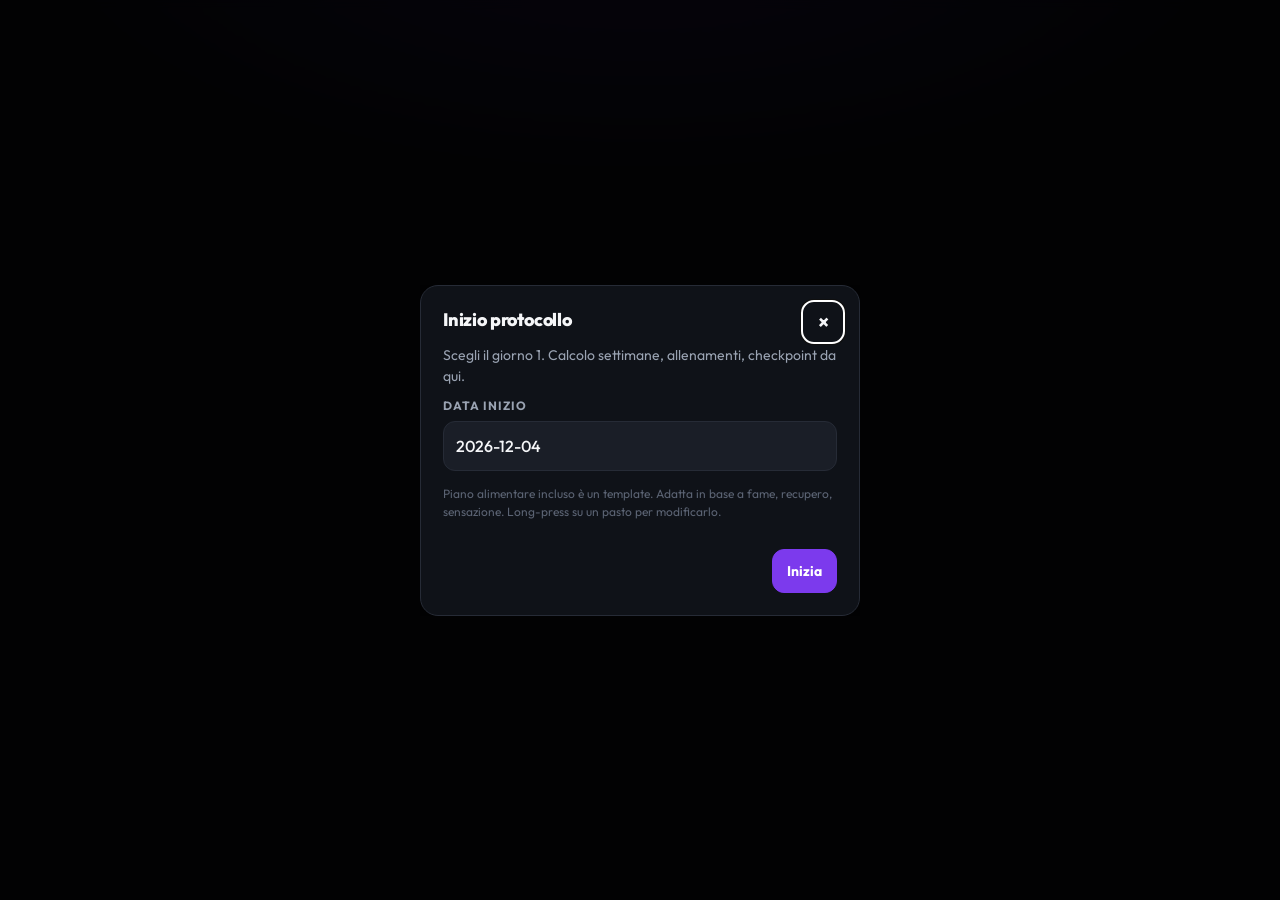
<file: index.html>
<!doctype html>
<html lang="it">
  <head>
    <meta charset="utf-8">
    <meta name="viewport" content="width=device-width, initial-scale=1, maximum-scale=1, user-scalable=no, viewport-fit=cover">
    <meta name="apple-mobile-web-app-capable" content="yes">
    <meta name="apple-mobile-web-app-status-bar-style" content="black-translucent">
    <meta name="apple-mobile-web-app-title" content="Protocollo">
    <meta name="theme-color" content="#08090d">
    <meta name="color-scheme" content="dark">
    <title>Protocollo 12 Settimane</title>
    <link rel="manifest" href="./manifest.webmanifest?v=18">
    <link rel="apple-touch-icon" href="./assets/icons/icon-192.png?v=18">
    <link rel="preconnect" href="https://fonts.googleapis.com">
    <link rel="preconnect" href="https://fonts.gstatic.com" crossorigin>
    <link rel="stylesheet" href="https://fonts.googleapis.com/css2?family=Outfit:wght@400;500;600;700;800;900&family=JetBrains+Mono:wght@500;700&display=swap">
    <link rel="stylesheet" href="./css/style.css?v=18">
    <script type="module" src="./js/app.js?v=18"></script>
  </head>
  <body>
    <div id="app" class="app-shell">
      <main>
        <section id="view-oggi" class="view"></section>
      </main>
    </div>

    <dialog id="modal" class="modal">
      <div class="modal-panel">
        <button class="icon-button modal-close" type="button" data-close-modal aria-label="Chiudi">×</button>
        <h2 class="modal-title"></h2>
        <div class="modal-body"></div>
        <div class="modal-actions"></div>
      </div>
    </dialog>

    <div id="toastHost" class="toast-host" aria-live="polite"></div>
    <input id="importFile" type="file" accept="application/json" hidden>
  </body>
</html>
</file>
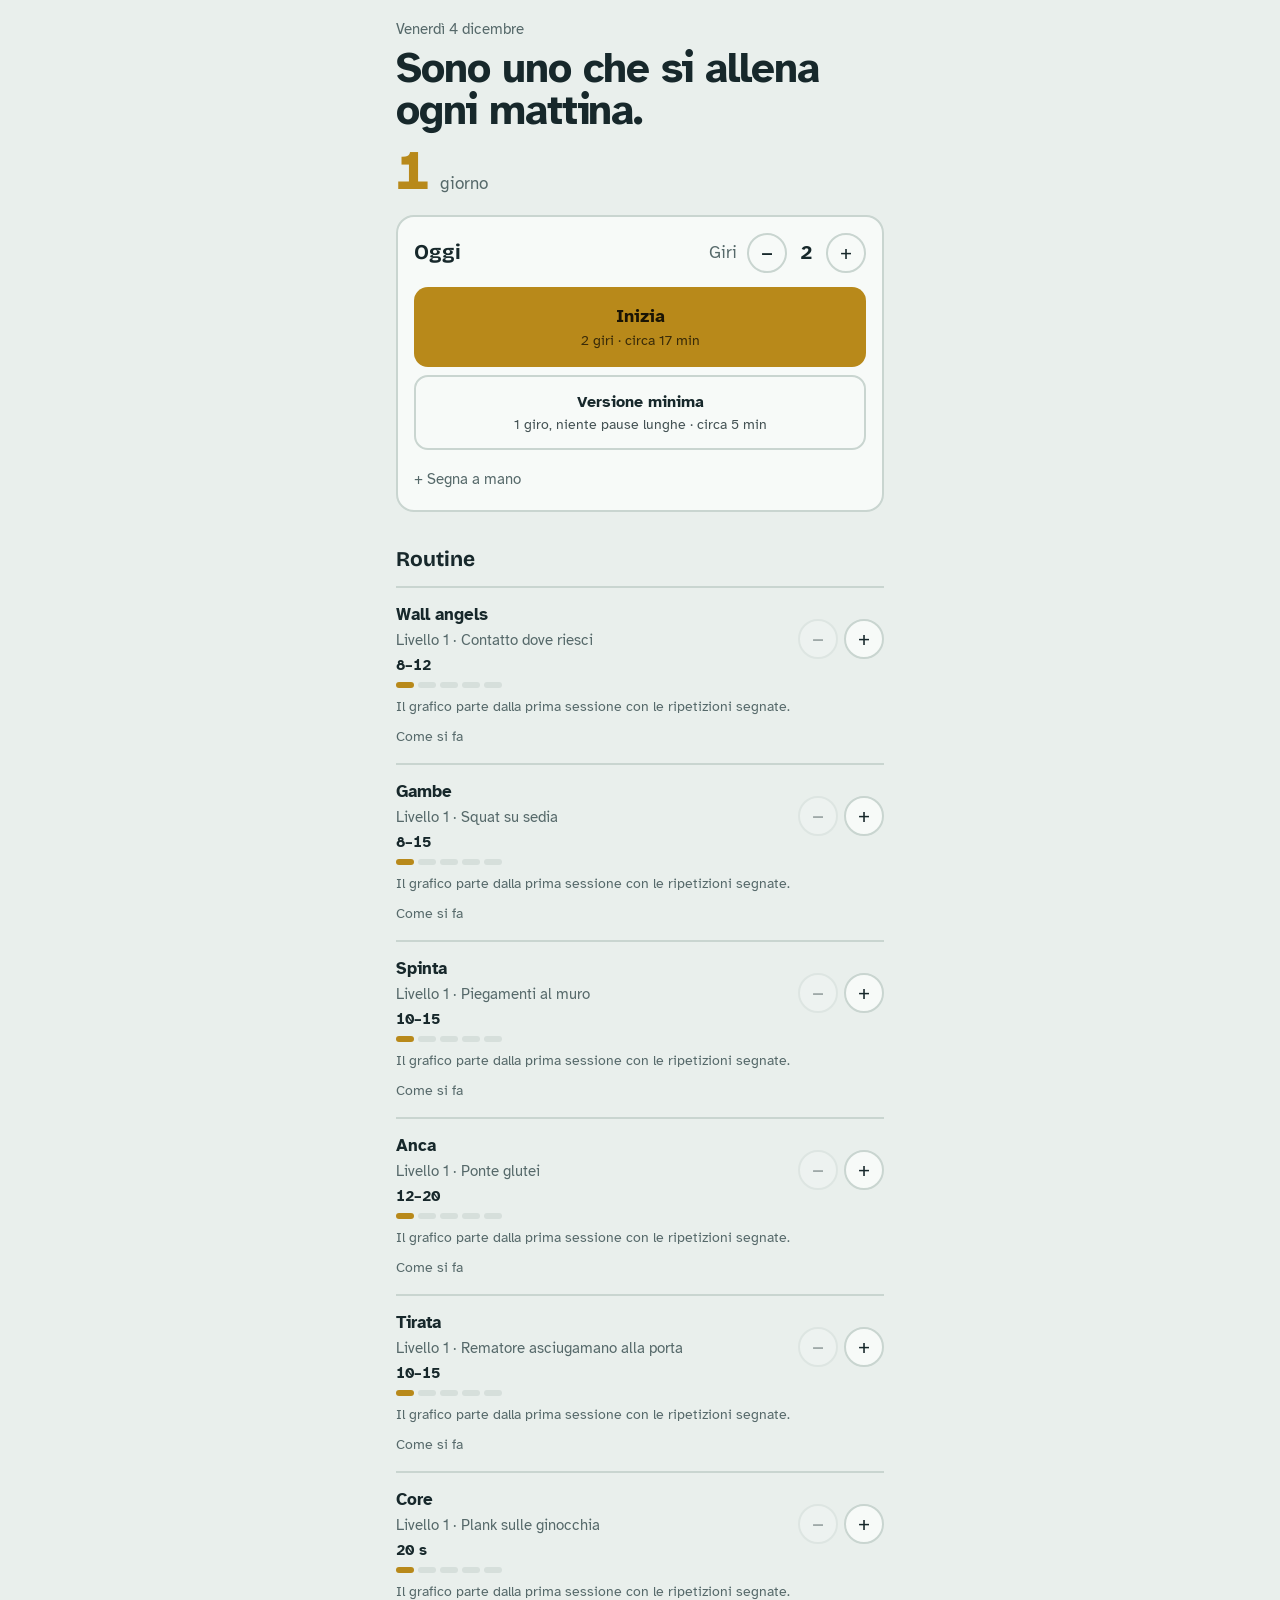
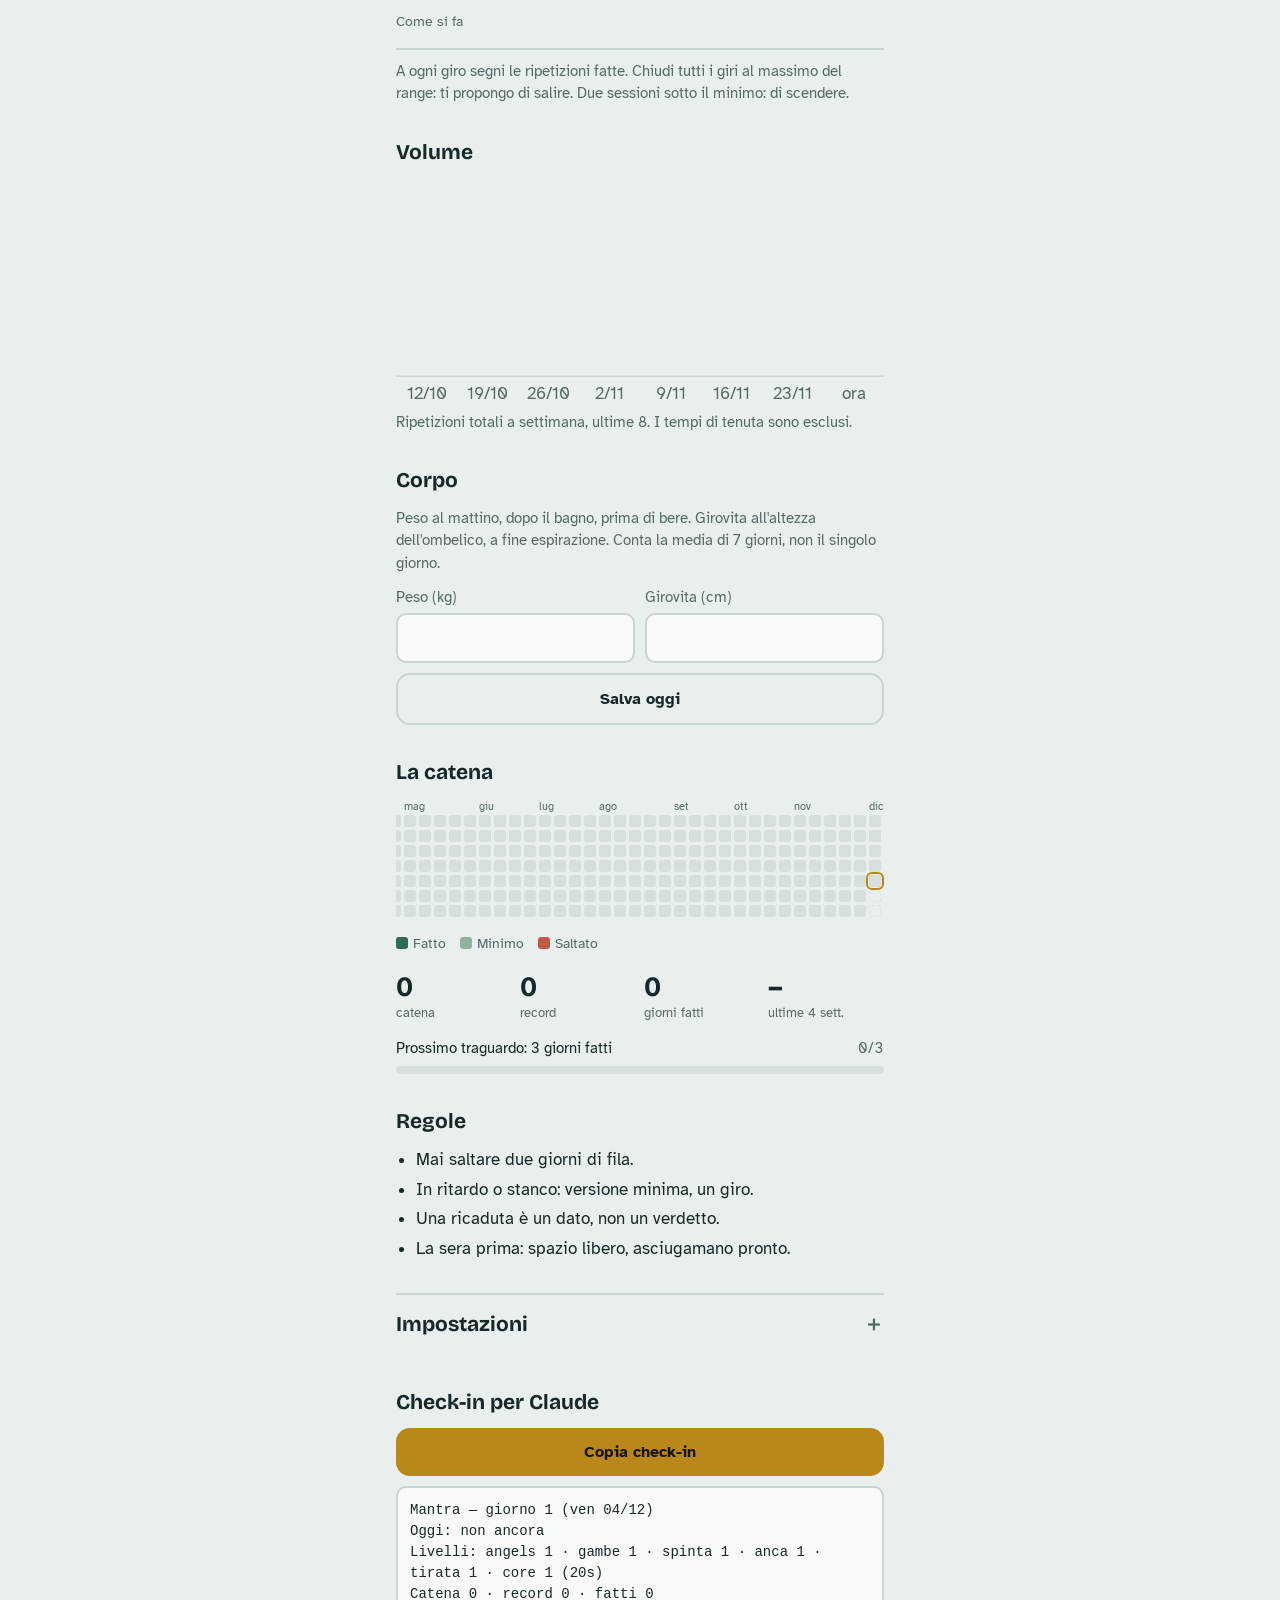
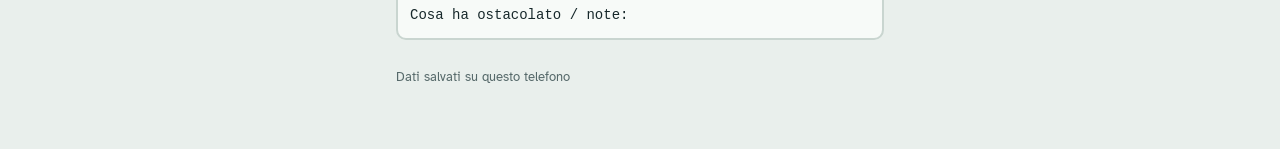
<file: mantra/index.html>
<!doctype html>
<html lang="it">
<head>
<meta charset="utf-8">
<meta name="viewport" content="width=device-width, initial-scale=1, viewport-fit=cover">
<title>Mantra</title>
<link rel="manifest" href="manifest.webmanifest">
<link rel="apple-touch-icon" href="apple-touch-icon.png">
<link rel="icon" href="icon-192.png">
<meta name="theme-color" content="#0F1D1F">
<meta name="apple-mobile-web-app-capable" content="yes">
<meta name="mobile-web-app-capable" content="yes">
<meta name="apple-mobile-web-app-status-bar-style" content="black-translucent">
<meta name="apple-mobile-web-app-title" content="Mantra">
<link rel="preconnect" href="https://fonts.googleapis.com">
<link rel="preconnect" href="https://fonts.gstatic.com" crossorigin>
<link href="https://fonts.googleapis.com/css2?family=Bricolage+Grotesque:opsz,wght@12..96,500;12..96,700;12..96,800&family=Atkinson+Hyperlegible:wght@400;700&display=swap" rel="stylesheet">
<style>
:root{
  --bg:#E9EFEC; --surface:#F7FAF8; --surface-2:#DFE8E4; --ink:#17282B; --muted:#56696A;
  --line:#C9D5D0; --accent:#B8891A; --accent-ink:#1A1405; --accent-soft:#F1E3BE;
  --done:#2F6B55; --min:#8FB3A0; --skip:#C4574A; --empty:#D6DFDB;
  --r:18px; --ease:cubic-bezier(.2,.8,.2,1);
  box-sizing:border-box;
}
@media (prefers-color-scheme: dark){
  :root:not([data-theme="light"]){
    --bg:#0F1D1F; --surface:#172A2C; --surface-2:#1E3437; --ink:#E4ECE8; --muted:#95A9A5;
    --line:#2A4043; --accent:#D9A93A; --accent-ink:#1A1405; --accent-soft:#3A3219;
    --done:#5BAE8C; --min:#3E6D5B; --skip:#D9705F; --empty:#22383A;
  }
}
:root[data-theme="dark"]{
  --bg:#0F1D1F; --surface:#172A2C; --surface-2:#1E3437; --ink:#E4ECE8; --muted:#95A9A5;
  --line:#2A4043; --accent:#D9A93A; --accent-ink:#1A1405; --accent-soft:#3A3219;
  --done:#5BAE8C; --min:#3E6D5B; --skip:#D9705F; --empty:#22383A;
}
*,*::before,*::after{box-sizing:inherit}
html{-webkit-text-size-adjust:100%}
body{margin:0;background:var(--bg);color:var(--ink);
  font-family:"Atkinson Hyperlegible",system-ui,-apple-system,"Segoe UI",sans-serif;
  font-size:17px;line-height:1.5;-webkit-tap-highlight-color:transparent}
main{max-width:520px;margin:0 auto;
  padding:calc(env(safe-area-inset-top,0px) + 18px) 16px calc(env(safe-area-inset-bottom,0px) + 48px)}
h1,h2,.display{font-family:"Bricolage Grotesque","Atkinson Hyperlegible",system-ui,sans-serif}
button{font:inherit;color:inherit;cursor:pointer;touch-action:manipulation}
button:focus-visible,input:focus-visible,select:focus-visible,summary:focus-visible{outline:3px solid var(--accent);outline-offset:2px}
[hidden]{display:none!important}
.num{font-variant-numeric:tabular-nums}

/* header */
.date{color:var(--muted);font-size:15px;margin:0}
.date::first-letter{text-transform:uppercase}
.mantra{font-size:clamp(30px,8.4vw,42px);font-weight:800;line-height:1.02;letter-spacing:-.025em;margin:6px 0 14px}
.dayline{display:flex;align-items:baseline;gap:10px}
.dayline .big{font-family:"Bricolage Grotesque",system-ui,sans-serif;font-size:56px;font-weight:800;line-height:.9;color:var(--accent)}
.dayline span:last-child{color:var(--muted)}
.alert{background:var(--skip);color:#fff;border-radius:12px;padding:11px 14px;margin:14px 0 0;font-weight:700}

/* today card */
.card{background:var(--surface);border:2px solid var(--line);border-radius:var(--r);padding:16px;margin-top:18px}
.card h2{font-size:21px;margin:0}
.row{display:flex;align-items:center;justify-content:space-between;gap:12px}
.btn{display:block;width:100%;border:none;border-radius:14px;padding:16px;font-weight:700;font-size:18px;
  transition:transform .12s var(--ease),filter .12s}
.btn:active{transform:scale(.98)}
.btn.primary{background:var(--accent);color:var(--accent-ink);margin-top:14px}
.btn.secondary{background:transparent;border:2px solid var(--line);color:var(--ink);margin-top:8px;font-size:16px;padding:13px}
.btn small{display:block;font-weight:400;font-size:14px;opacity:.8}
.stepper{display:flex;align-items:center;gap:10px}
.stepper button{width:40px;height:40px;border-radius:50%;border:2px solid var(--line);background:var(--surface);font-size:20px;line-height:1}
.stepper button:disabled{opacity:.35;cursor:default}
.stepper output{min-width:1.5ch;text-align:center;font-weight:700;font-size:20px}
.muted{color:var(--muted)}
.done-box{display:flex;align-items:center;gap:14px;margin-top:12px}
.check{flex:none;width:52px;height:52px;border-radius:50%;background:var(--done);color:#fff;display:grid;place-items:center;font-size:28px;font-weight:800}
.check.min{background:var(--min);color:var(--ink)}
.done-box strong{display:block;font-size:19px}
.linkbtn{background:none;border:none;padding:6px 0;color:var(--muted);text-decoration:underline;font-size:15px}

/* manual */
.manual{margin-top:14px}
.manual summary{color:var(--muted);font-size:15px;cursor:pointer;list-style:none;padding:4px 0}
.manual summary::-webkit-details-marker{display:none}
.manual summary::before{content:"+ "}
.manual[open] summary::before{content:"– "}
.choices{display:grid;grid-template-columns:repeat(3,1fr);gap:8px;margin-top:8px}
.choices button{font-weight:700;padding:12px 6px;border-radius:12px;border:2px solid var(--line);background:var(--surface)}
.choices button[aria-pressed="true"][data-s="fatto"]{background:var(--done);border-color:var(--done);color:#fff}
.choices button[aria-pressed="true"][data-s="minimo"]{background:var(--min);border-color:var(--min);color:var(--ink)}
.choices button[aria-pressed="true"][data-s="saltato"]{background:var(--skip);border-color:var(--skip);color:#fff}
label.field{display:block;margin-top:12px;color:var(--muted);font-size:15px}
input[type=text],input[type=time],input[type=number],select{width:100%;font:inherit;padding:12px;border-radius:10px;border:2px solid var(--line);
  background:var(--surface);color:var(--ink);margin-top:4px}

/* sections */
section{margin-top:32px}
section > h2{font-size:21px;font-weight:700;margin:0 0 10px}
ol.routine{list-style:none;padding:0;margin:0;border-top:2px solid var(--line)}
ol.routine li{padding:14px 0;border-bottom:2px solid var(--line)}
.ex-head{display:grid;grid-template-columns:1fr auto;gap:2px 12px;align-items:center}
.ex{font-weight:700}
.target{font-variant-numeric:tabular-nums;color:var(--ink);font-weight:700;font-size:15px}
.lvl{color:var(--muted);font-size:15px}
.steps{grid-row:1 / span 3;grid-column:2;display:flex;align-items:center;gap:6px}
.steps button{font-size:20px;width:40px;height:40px;border-radius:50%;border:2px solid var(--line);background:var(--surface);line-height:1}
.steps button:disabled{opacity:.35;cursor:default}
.steps button.ready{background:var(--accent);border-color:var(--accent);color:var(--accent-ink)}
.pips{display:flex;gap:4px;margin-top:6px}
.pips i{width:18px;height:6px;border-radius:3px;background:var(--empty)}
.pips i.on{background:var(--accent)}
.badge{display:inline-block;margin-top:8px;font-size:13px;font-weight:700;background:var(--accent-soft);color:var(--ink);padding:3px 9px;border-radius:99px}
.cue{margin-top:6px}
.cue summary{font-size:14px;color:var(--muted);cursor:pointer;list-style:none;display:inline}
.cue summary::-webkit-details-marker{display:none}
.cue p{margin:6px 0 0;font-size:15px}
.hint{color:var(--muted);font-size:15px;margin:10px 0 0}

/* chain */
.wk{display:grid;grid-template-columns:repeat(7,1fr);gap:6px;margin-bottom:6px;color:var(--muted);font-size:12px;text-align:center}
.chain{display:grid;grid-template-columns:repeat(7,1fr);gap:6px}
.chain div{aspect-ratio:1;border-radius:8px;background:var(--empty)}
.chain div.pre,.chain div.future{background:transparent;border:2px dashed var(--line)}
.chain div.future{opacity:.5}
.chain div.fatto{background:var(--done)}
.chain div.minimo{background:var(--min)}
.chain div.saltato{background:var(--skip)}
.chain div.today{outline:3px solid var(--accent);outline-offset:1px}
.legend{display:flex;flex-wrap:wrap;gap:14px;margin-top:10px;color:var(--muted);font-size:14px}
.legend b{display:inline-block;width:12px;height:12px;border-radius:3px;margin-right:5px;vertical-align:-1px}
.stats{display:grid;grid-template-columns:repeat(4,1fr);gap:8px;margin-top:16px}
.stats div{font-size:13px;color:var(--muted);line-height:1.25}
.stats strong{display:block;font-family:"Bricolage Grotesque",system-ui,sans-serif;font-size:28px;color:var(--ink);font-variant-numeric:tabular-nums}
.goal{margin-top:16px}
.goal .row{font-size:15px}
.meter{height:8px;border-radius:4px;background:var(--empty);margin-top:6px;overflow:hidden}
.meter i{display:block;height:100%;background:var(--accent);border-radius:4px;transition:width .4s var(--ease)}

.rules{padding-left:20px;margin:0}
.rules li{margin:4px 0}

/* settings */
.set{border-top:2px solid var(--line)}
.set > summary{font-family:"Bricolage Grotesque",system-ui,sans-serif;font-size:21px;font-weight:700;padding:14px 0;cursor:pointer;list-style:none}
.set > summary::-webkit-details-marker{display:none}
.set > summary::after{content:"＋";float:right;color:var(--muted)}
.set[open] > summary::after{content:"－"}
.grid2{display:grid;grid-template-columns:1fr 1fr;gap:10px}
.toggle{display:flex;align-items:center;justify-content:space-between;padding:10px 0;border-bottom:1px solid var(--line)}
.toggle input{width:22px;height:22px;accent-color:var(--accent)}
.set h3{font-size:16px;margin:18px 0 4px}
.set p{margin:6px 0;font-size:15px}
.btn.small{font-size:16px;padding:12px;margin-top:10px}
.copy{background:var(--accent);color:var(--accent-ink)}
pre{white-space:pre-wrap;background:var(--surface);border:2px solid var(--line);border-radius:10px;padding:12px;
  font-size:14px;overflow-x:auto;margin:10px 0 0}
.save{font-size:13px;color:var(--muted);margin-top:28px}

/* guided run */
.run{position:fixed;inset:0;z-index:10;background:var(--bg);display:flex;flex-direction:column;
  padding:calc(env(safe-area-inset-top,0px) + 10px) 16px calc(env(safe-area-inset-bottom,0px) + 16px)}
.run-top{display:flex;align-items:center;justify-content:space-between;gap:8px;max-width:520px;width:100%;margin:0 auto}
.ghost{background:none;border:2px solid var(--line);border-radius:99px;padding:8px 14px;font-size:15px;font-weight:700}
.ghost[aria-pressed="false"]{opacity:.5}
.ghost.warn{border-color:var(--skip);color:var(--skip)}
.run-meta{color:var(--muted);font-size:15px;font-variant-numeric:tabular-nums}
.bar{height:6px;background:var(--empty);border-radius:3px;margin:12px auto 0;overflow:hidden;max-width:520px;width:100%}
.bar i{display:block;height:100%;width:0;background:var(--accent);transition:width .3s var(--ease)}
.run-body{flex:1;display:flex;flex-direction:column;align-items:center;justify-content:center;text-align:center;max-width:520px;width:100%;margin:0 auto;min-height:0}
.run-kicker{margin:0;color:var(--accent);font-weight:700;text-transform:uppercase;letter-spacing:.08em;font-size:14px}
.run-title{font-size:clamp(30px,9vw,44px);font-weight:800;line-height:1.05;letter-spacing:-.02em;margin:6px 0 4px}
.run-level{margin:0;color:var(--muted)}
.ring{position:relative;width:min(62vw,260px);aspect-ratio:1;margin:22px 0 14px}
.ring svg{width:100%;height:100%;transform:rotate(-90deg)}
.ring circle{fill:none;stroke-width:9}
.ring .trk{stroke:var(--empty)}
.ring .val{stroke:var(--accent);stroke-linecap:round;transition:stroke-dashoffset .2s linear}
.ring.rest .val{stroke:var(--done)}
.ring.lead .val{stroke:var(--muted)}
.ring-in{position:absolute;inset:0;display:flex;flex-direction:column;align-items:center;justify-content:center}
.ring-num{font-family:"Bricolage Grotesque",system-ui,sans-serif;font-size:clamp(46px,15vw,72px);font-weight:800;line-height:1;font-variant-numeric:tabular-nums}
.ring-unit{color:var(--muted);font-size:15px;margin-top:4px}
.run-cue{margin:0;max-width:34ch;font-size:16px}
.run-next{text-align:center;color:var(--muted);font-size:15px;margin:10px 0}
.run-actions{display:grid;grid-template-columns:64px 1fr 64px;gap:10px;max-width:520px;width:100%;margin:0 auto}
.run-actions .side{border:2px solid var(--line);background:var(--surface);border-radius:16px;font-size:26px;line-height:1}
.run-actions .btn{margin:0;padding:20px;font-size:20px}
.plus{margin-top:8px;background:none;border:none;color:var(--muted);text-decoration:underline;font-size:15px}

/* log ripetizioni nel run */
.logrow{display:flex;align-items:center;justify-content:center;gap:18px;margin-top:14px}
.logrow button{width:56px;height:56px;border-radius:50%;border:2px solid var(--line);background:var(--surface);font-size:26px;line-height:1}
.logrow output{display:block;font-family:"Bricolage Grotesque",system-ui,sans-serif;font-size:40px;font-weight:800;line-height:1;min-width:2ch;text-align:center}
.logrow span{display:block;color:var(--muted);font-size:14px;text-align:center}
.feel .reps{color:var(--muted);font-size:15px;font-weight:400}

/* grafici */
.spark{display:block;width:100%;height:auto;margin-top:10px;overflow:visible}
.sp-line{fill:none;stroke:var(--accent);stroke-width:2.5;stroke-linejoin:round;stroke-linecap:round}
.sp-dot{fill:var(--accent)}
.lvmark{stroke:var(--line);stroke-width:1.5;stroke-dasharray:3 3}
.lvtxt{fill:var(--muted);font-size:11px;font-weight:700}
.spark-cap{display:flex;justify-content:space-between;gap:8px;color:var(--muted);font-size:13px;margin-top:2px}
.spark-empty{color:var(--muted);font-size:14px;margin:8px 0 0}
.badge.warn{background:var(--skip);color:#fff}
.heat-wrap{overflow-x:auto;padding-bottom:6px;scrollbar-width:thin}
.heat-months,.heat{display:grid;grid-auto-flow:column;grid-auto-columns:12px;gap:3px;width:max-content}
.heat-months{grid-template-rows:16px;font-size:11px;color:var(--muted)}
.heat-months span{white-space:nowrap;overflow:visible}
.heat{grid-template-rows:repeat(7,12px)}
.heat div{border-radius:3px;background:var(--empty)}
.heat div.pre,.heat div.future{background:transparent;border:1px dashed var(--line)}
.heat div.future{opacity:.4}
.heat div.fatto{background:var(--done)} .heat div.minimo{background:var(--min)} .heat div.saltato{background:var(--skip)}
.heat div.today{outline:2px solid var(--accent);outline-offset:1px}
.chart{display:block;width:100%;height:auto;margin-top:8px}
.chart .vb{fill:var(--surface-2)} .chart .vb.cur{fill:var(--accent)}
.chart text{fill:var(--muted);font-size:11px;font-family:"Atkinson Hyperlegible",system-ui,sans-serif}
.chart text.v{fill:var(--ink);font-weight:700}
.chart .raw{fill:var(--muted);opacity:.55}
.chart .ma{fill:none;stroke:var(--accent);stroke-width:2.5;stroke-linejoin:round}
.chart .grid{stroke:var(--line);stroke-width:1}
.bhead{display:flex;align-items:baseline;justify-content:space-between;margin-top:18px}
.bhead h3{margin:0;font-size:17px}
.bhead .num{font-family:"Bricolage Grotesque",system-ui,sans-serif;font-size:26px;font-weight:800}
.bsub{color:var(--muted);font-size:14px;margin:2px 0 0}

/* summary */
.sum{flex:1;overflow:auto;max-width:520px;width:100%;margin:0 auto;padding-top:16px}
.sum h2{font-size:clamp(36px,11vw,52px);font-weight:800;margin:0;letter-spacing:-.02em;line-height:1}
.sum .lead{color:var(--muted);margin:6px 0 18px}
.feel{padding:12px 0;border-bottom:2px solid var(--line)}
.feel .ex{margin-bottom:8px}
.feel .choices{margin-top:0}
.feel .choices button[aria-pressed="true"]{background:var(--accent);border-color:var(--accent);color:var(--accent-ink)}

.toast{position:fixed;left:50%;bottom:calc(env(safe-area-inset-bottom,0px) + 18px);transform:translate(-50%,20px);opacity:0;
  background:var(--ink);color:var(--bg);padding:12px 18px;border-radius:99px;font-weight:700;z-index:20;
  transition:opacity .2s,transform .2s var(--ease);pointer-events:none;max-width:90vw;text-align:center}
.toast.on{opacity:1;transform:translate(-50%,0)}
@media (prefers-reduced-motion: reduce){*{transition:none!important}}
</style>
</head>
<body>
<main>
  <p class="date" id="date"></p>
  <p class="mantra">Sono uno che si allena ogni mattina.</p>
  <div class="dayline"><span class="big num" id="dayNum">1</span><span>giorno</span></div>
  <p class="alert" id="alert" hidden>Ieri niente. Oggi non si salta: anche solo il minimo.</p>

  <div class="card" id="todayCard">
    <div id="todoBox">
      <div class="row">
        <h2>Oggi</h2>
        <div class="stepper" aria-label="Giri">
          <span class="muted">Giri</span>
          <button id="rDown" aria-label="Un giro in meno">−</button>
          <output id="rounds" class="num">2</output>
          <button id="rUp" aria-label="Un giro in più">+</button>
        </div>
      </div>
      <button class="btn primary" id="startFull">Inizia<small id="estFull"></small></button>
      <button class="btn secondary" id="startMin">Versione minima<small id="estMin"></small></button>
    </div>
    <div id="doneBox" hidden>
      <h2>Oggi</h2>
      <div class="done-box">
        <div class="check" id="doneIcon">✓</div>
        <div><strong id="doneTitle">Fatto</strong><span class="muted" id="doneSub"></span></div>
      </div>
      <button class="linkbtn" id="again">Rifalla</button>
    </div>
    <details class="manual" id="manual">
      <summary>Segna a mano</summary>
      <div class="choices" role="group" aria-label="Com'è andata oggi">
        <button data-s="fatto" aria-pressed="false">Fatto</button>
        <button data-s="minimo" aria-pressed="false">Minimo</button>
        <button data-s="saltato" aria-pressed="false">Saltato</button>
      </div>
      <label class="field">Cosa ha ostacolato (facoltativo)
        <input type="text" id="note" autocomplete="off">
      </label>
    </details>
  </div>

  <section>
    <h2>Routine</h2>
    <ol class="routine" id="routine"></ol>
    <p class="hint">A ogni giro segni le ripetizioni fatte. Chiudi tutti i giri al massimo del range: ti propongo di salire. Due sessioni sotto il minimo: di scendere.</p>
  </section>

  <section>
    <h2>Volume</h2>
    <svg class="chart" id="vol" viewBox="0 0 320 150" role="img" aria-label="Ripetizioni totali per settimana"></svg>
    <p class="hint" style="margin-top:4px">Ripetizioni totali a settimana, ultime 8. I tempi di tenuta sono esclusi.</p>
  </section>

  <section>
    <h2>Corpo</h2>
    <p class="hint" style="margin-top:0">Peso al mattino, dopo il bagno, prima di bere. Girovita all'altezza dell'ombelico, a fine espirazione. Conta la media di 7 giorni, non il singolo giorno.</p>
    <div class="grid2">
      <label class="field">Peso (kg)<input type="number" inputmode="decimal" step="0.1" id="bW"></label>
      <label class="field">Girovita (cm)<input type="number" inputmode="decimal" step="0.5" id="bC"></label>
    </div>
    <button class="btn secondary small" id="bSave">Salva oggi</button>
    <div id="bodyW"></div>
    <div id="bodyC"></div>
  </section>

  <section>
    <h2>La catena</h2>
    <div class="heat-wrap" id="heatWrap" aria-label="Ultimo anno">
      <div class="heat-months" id="heatMonths" aria-hidden="true"></div>
      <div class="heat" id="heat"></div>
    </div>
    <div class="legend">
      <span><b style="background:var(--done)"></b>Fatto</span>
      <span><b style="background:var(--min)"></b>Minimo</span>
      <span><b style="background:var(--skip)"></b>Saltato</span>
    </div>
    <div class="stats">
      <div><strong id="streak">0</strong>catena</div>
      <div><strong id="best">0</strong>record</div>
      <div><strong id="total">0</strong>giorni fatti</div>
      <div><strong id="pct">–</strong>ultime 4 sett.</div>
    </div>
    <div class="goal">
      <div class="row"><span id="goalLabel">Prossimo traguardo</span><span class="muted num" id="goalNum"></span></div>
      <div class="meter"><i id="goalBar"></i></div>
    </div>
  </section>

  <section>
    <h2>Regole</h2>
    <ul class="rules">
      <li>Mai saltare due giorni di fila.</li>
      <li>In ritardo o stanco: versione minima, un giro.</li>
      <li>Una ricaduta è un dato, non un verdetto.</li>
      <li>La sera prima: spazio libero, asciugamano pronto.</li>
    </ul>
  </section>

  <section>
    <details class="set">
      <summary>Impostazioni</summary>
      <div class="grid2">
        <label class="field">Pausa tra esercizi
          <select id="restEx"><option value="10">10 s</option><option value="15">15 s</option><option value="20">20 s</option><option value="30">30 s</option></select>
        </label>
        <label class="field">Pausa tra giri
          <select id="restRound"><option value="30">30 s</option><option value="45">45 s</option><option value="60">60 s</option><option value="90">90 s</option></select>
        </label>
      </div>
      <label class="toggle"><span>Voce guida</span><input type="checkbox" id="optVoice"></label>
      <label class="toggle"><span>Suoni</span><input type="checkbox" id="optSound"></label>
      <label class="toggle"><span>Riscaldamento (60 s)</span><input type="checkbox" id="optWarm"></label>
      <label class="toggle"><span>Finisher 4 min a fine sessione</span><input type="checkbox" id="optFin"></label>

      <h3>Promemoria</h3>
      <p class="muted">Un evento ogni giorno nel Calendario dell'iPhone, con avviso.</p>
      <label class="field">Ora
        <input type="time" id="remTime" value="06:05">
      </label>
      <button class="btn secondary small" id="icsBtn">Aggiungi al Calendario</button>
      <p class="muted">Ancora meglio: rinomina la sveglia in «Acqua → Mantra». Il gesto parte dalla sveglia.</p>

      <h3>Backup</h3>
      <p class="muted">I dati stanno solo su questo telefono.</p>
      <div class="grid2">
        <button class="btn secondary small" id="bkCopy">Copia backup</button>
        <button class="btn secondary small" id="bkLoad">Ripristina</button>
      </div>
    </details>
  </section>

  <section>
    <h2>Check-in per Claude</h2>
    <button class="btn small copy" id="copyBtn">Copia check-in</button>
    <pre id="checkin"></pre>
  </section>

  <p class="save">Dati salvati su questo telefono</p>
</main>

<!-- sessione guidata -->
<div class="run" id="run" hidden role="dialog" aria-modal="true" aria-label="Allenamento guidato">
  <div class="run-top" id="runTop">
    <button class="ghost" id="runExit">Esci</button>
    <span class="run-meta" id="runMeta"></span>
    <button class="ghost" id="runVoice" aria-pressed="true">Voce</button>
  </div>
  <div class="bar" id="runBarWrap"><i id="runBar"></i></div>
  <div id="runLive" class="run-body">
    <p class="run-kicker" id="runKicker"></p>
    <h2 class="run-title" id="runTitle"></h2>
    <p class="run-level" id="runLevel"></p>
    <div class="ring" id="ring">
      <svg viewBox="0 0 120 120" aria-hidden="true"><circle class="trk" cx="60" cy="60" r="54"/><circle class="val" id="ringVal" cx="60" cy="60" r="54"/></svg>
      <div class="ring-in"><div class="ring-num" id="runNum"></div><div class="ring-unit" id="runUnit"></div></div>
    </div>
    <p class="run-cue" id="runCue"></p>
    <div class="logrow" id="logRow" hidden>
      <button id="lgDown" aria-label="Una in meno">−</button>
      <div><output id="lgVal" class="num"></output><span id="lgUnit">fatte</span></div>
      <button id="lgUp" aria-label="Una in più">+</button>
    </div>
    <button class="plus" id="runPlus" hidden>+10 s</button>
  </div>
  <p class="run-next" id="runNext"></p>
  <div class="run-actions" id="runActions">
    <button class="side" id="runBack" aria-label="Indietro">‹</button>
    <button class="btn primary" id="runMain">Fatto</button>
    <button class="side" id="runSkip" aria-label="Avanti">›</button>
  </div>
  <div class="sum" id="sum" hidden>
    <h2 id="sumTitle">Fatto.</h2>
    <p class="lead" id="sumLead"></p>
    <p class="muted" style="margin:0">Com'è andato ogni esercizio?</p>
    <div id="feelList"></div>
    <label class="field">Note (facoltativo)
      <input type="text" id="sumNote" autocomplete="off">
    </label>
    <button class="btn primary" id="sumSave">Salva</button>
  </div>
</div>

<div class="toast" id="toast" role="status" aria-live="polite"></div>

<script>
/* ---------- dati ---------- */
const EXERCISES = [
  {id:"angels", short:"angels", name:"Wall angels", levels:[
    {t:"Contatto dove riesci", r:[8,12], cue:"Schiena al muro, piedi a un passo. Scivola su e giù senza forzare."},
    {t:"Braccia e polsi sempre al muro", r:[8,12], cue:"Gomiti e dorso dei polsi restano al muro per tutta la corsa."},
    {t:"Piedi più vicini al muro", r:[8,12], cue:"Talloni a 10 cm dal muro, zona lombare appoggiata."},
    {t:"Pausa in alto, discesa lenta", r:[6,10], cue:"2 secondi fermo in alto, 3 secondi per scendere."},
    {t:"A terra, pancia in giù", r:[8,12], cue:"Fronte a terra, braccia staccate dal pavimento: da W a Y e ritorno."}]},
  {id:"gambe", short:"gambe", name:"Gambe", levels:[
    {t:"Squat su sedia", r:[8,15], cue:"Sfiora la sedia e rialzati senza usare le mani."},
    {t:"Squat libero", r:[10,20], cue:"Talloni a terra, ginocchia nella direzione delle punte."},
    {t:"Squat lento con pausa", r:[8,12], cue:"3 secondi giù, 1 fermo in basso, su deciso."},
    {t:"Affondi", r:[6,10], side:true, cue:"Passo lungo, il ginocchio dietro sfiora terra. Alterna le gambe."},
    {t:"Squat bulgaro", r:[6,10], side:true, cue:"Piede dietro su una sedia, busto dritto, scendi in verticale."}]},
  {id:"spinta", short:"spinta", name:"Spinta", levels:[
    {t:"Piegamenti al muro", r:[10,15], cue:"Corpo dritto come una tavola, petto verso il muro."},
    {t:"Piegamenti al tavolo", r:[8,15], cue:"Mani sul bordo di un tavolo stabile, corpo in linea."},
    {t:"Sulle ginocchia", r:[8,12], cue:"Anche in linea con le spalle, non piegarti a metà."},
    {t:"Da terra", r:[5,12], cue:"Gomiti a 45° dal busto, il petto sfiora terra."},
    {t:"Piedi rialzati", r:[5,12], cue:"Piedi su sedia o divano, addome contratto."}]},
  {id:"anca", short:"anca", name:"Anca", levels:[
    {t:"Ponte glutei", r:[12,20], cue:"Supino, piedi vicini ai glutei. Spingi dai talloni, stringi i glutei un secondo in alto."},
    {t:"Ponte su una gamba", r:[8,12], side:true, cue:"Una gamba tesa in aria, bacino dritto, spingi dal tallone a terra."},
    {t:"Hip thrust al divano", r:[10,15], cue:"Scapole sul bordo del divano. Sali finché busto e cosce sono in linea, un secondo fermo."},
    {t:"Hip thrust su una gamba", r:[8,12], side:true, cue:"Scapole sul divano, una gamba sola, il bacino non ruota."},
    {t:"Stacco su una gamba, lento", r:[8,12], side:true, cue:"Busto avanti e gamba dietro come un'unica leva, schiena piatta. 3 secondi giù, su spingendo l'anca avanti."}]},
  {id:"tirata", short:"tirata", name:"Tirata", levels:[
    {t:"Rematore asciugamano alla porta", r:[10,15], cue:"Asciugamano attorno alle maniglie, porta aperta e ferma. Inclinati indietro e porta il petto verso la porta."},
    {t:"Sotto il tavolo, gambe piegate", r:[6,12], cue:"Tavolo robusto, presa sul bordo: tira il petto verso il bordo."},
    {t:"Sotto il tavolo, gambe tese", r:[6,12], cue:"Corpo dritto dai talloni alle spalle, scapole indietro."},
    {t:"Trazioni negative", r:[3,5], cue:"Parti col mento sopra la sbarra e scendi in 5 secondi."},
    {t:"Trazioni", r:[3,8], cue:"Parti a braccia tese, sali fino al mento sopra la sbarra."}]},
  {id:"core", short:"core", name:"Core", levels:[
    {t:"Plank sulle ginocchia", s:[20,40], cue:"Gomiti sotto le spalle, glutei stretti, respira."},
    {t:"Plank completo", s:[20,45], cue:"Linea dritta da talloni a testa, il bacino non cade."},
    {t:"Plank con tocco spalla", s:[20,40], cue:"Piedi larghi, tocchi lenti alternati, bacino fermo."},
    {t:"Hollow hold raccolto", s:[15,30], cue:"Lombare incollata a terra, ginocchia al petto, spalle sollevate."},
    {t:"Hollow hold", s:[20,40], cue:"Braccia e gambe tese e sollevate, lombare sempre a terra."}]}
];
const WARM = {secs:60, title:"Risveglio", cue:"Circonduzioni spalle, gatto-mucca, qualche squat lento. Acqua fatta?"};
const MILESTONES = [3,7,14,21,30,45,66,100,150,200,365];
const FEELS = [["facile","Facile"],["giusto","Giusto"],["duro","Duro"]];
const RANK = {saltato:1, minimo:2, fatto:3};
const LS_KEY = "mantra-tracker-v1";
const DEFAULT_SETTINGS = {rounds:2, restEx:15, restRound:45, voice:true, sound:true, warm:true, fin:true, remind:"06:05"};
const FIN_MINS = 4;

let state = {start:null, days:{}, levels:{}, hold:{}, body:{}, settings:{...DEFAULT_SETTINGS}};

/* ---------- util date ---------- */
const $ = id => document.getElementById(id);
const pad = n => String(n).padStart(2,"0");
const key = d => d.getFullYear()+"-"+pad(d.getMonth()+1)+"-"+pad(d.getDate());
const today = () => key(new Date());
const parse = k => { const [y,m,d]=k.split("-").map(Number); return new Date(y,m-1,d); };
const addDays = (k,n) => { const x=parse(k); x.setDate(x.getDate()+n); return key(x); };
const diffDays = (a,b) => Math.round((parse(b)-parse(a))/86400000);
const isDone = e => !!e && (e.s==="fatto" || e.s==="minimo");
const fmt = s => s>=60 ? Math.floor(s/60)+":"+pad(s%60) : String(s);

/* ---------- storage ---------- */
function load(){
  try{
    const raw = localStorage.getItem(LS_KEY);
    if(raw){
      const d = JSON.parse(raw);
      state = fromData(d);
    }
  }catch(e){}
}
function fromData(d){
  return {start:d.start||null, days:d.days||{}, levels:d.levels||{}, hold:d.hold||{}, body:d.body||{},
          settings:Object.assign({...DEFAULT_SETTINGS}, d.settings||{})};
}
function save(){ try{ localStorage.setItem(LS_KEY, JSON.stringify(state)); }catch(e){} }
const S = () => state.settings;
function ensureStart(){ if(!state.start) state.start = today(); }

/* ---------- routine ---------- */
const lvOf = ex => Math.min(state.levels[ex.id]||0, ex.levels.length-1);
const levelOf = ex => ex.levels[lvOf(ex)];
function holdOf(ex){
  const L = levelOf(ex); if(!L.s) return null;
  const h = state.hold[ex.id];
  return Math.max(L.s[0], Math.min(L.s[1], h || L.s[0]));
}
function targetText(ex, mode){
  const L = levelOf(ex);
  if(L.s) return (mode==="minimo" ? L.s[0] : holdOf(ex)) + " s";
  const r = mode==="minimo" ? String(L.r[0]) : L.r[0]+"–"+L.r[1];
  return r + (L.side ? " per lato" : "");
}
function setLevel(ex, lv){
  state.levels[ex.id] = lv;
  const L = ex.levels[lv]; if(L.s) state.hold[ex.id] = L.s[0];
  save();
}
/* sessioni registrate a questo livello, dalla più recente */
const sortedDays = () => Object.keys(state.days).sort();
const clean = a => (a||[]).filter(x=>x!=null);
function sessionsAt(ex, lv){
  return sortedDays().reverse().map(k=>state.days[k])
    .filter(e=>e.s && e.lv && e.lv[ex.id]===lv && (clean(e.reps && e.reps[ex.id]).length || (e.feel && e.feel[ex.id])));
}
function lastReps(ex, lv){ const e = sessionsAt(ex,lv).find(e=>e.reps && clean(e.reps[ex.id]).length); return e ? e.reps[ex.id] : null; }
/* doppia progressione: tutti i giri al massimo del range → sali. Riserva: due "facile" di fila */
function readyUp(ex){
  const lv = lvOf(ex); if(lv >= ex.levels.length-1) return false;
  const L = ex.levels[lv], ss = sessionsAt(ex,lv);
  if(L.s){ const f = ss.find(e=>e.s==="fatto" && e.feel && e.feel[ex.id]); return holdOf(ex) >= L.s[1] && !!f && f.feel[ex.id]==="facile"; }
  const s0 = ss[0];
  if(s0 && s0.reps){ const a = clean(s0.reps[ex.id]); if(a.length >= Math.min(2, S().rounds) && a.every(x=>x >= L.r[1])) return true; }
  const f = ss.filter(e=>e.s==="fatto" && e.feel && e.feel[ex.id]).slice(0,2).map(e=>e.feel[ex.id]);
  return f.length===2 && f.every(x=>x==="facile");
}
/* due sessioni di fila senza arrivare al minimo → valuta di scendere */
function readyDown(ex){
  const lv = lvOf(ex); if(lv===0) return false;
  const L = ex.levels[lv]; if(L.s) return false;
  const ss = sessionsAt(ex,lv).filter(e=>e.reps && clean(e.reps[ex.id]).length).slice(0,2);
  return ss.length===2 && ss.every(e=>Math.max(...clean(e.reps[ex.id])) < L.r[0]);
}
/* serie per i grafici */
function exSeries(ex){
  const timed = id => !!levelOf(EXERCISES.find(x=>x.id===id)).s;
  return sortedDays().map(k=>state.days[k]).filter(e=>e.reps && clean(e.reps[ex.id]).length).slice(-20).map(e=>{
    const a = clean(e.reps[ex.id]), lv = e.lv ? e.lv[ex.id] : 0, L = ex.levels[lv] || levelOf(ex);
    return {v: L.s ? Math.max(...a) : a.reduce((s,x)=>s+x,0), lv};
  });
}
const f1 = v => v.toFixed(1).replace(".",",");
const sgn = (v,d=1) => (v>0?"+":v<0?"−":"±") + Math.abs(v).toFixed(d).replace(".",",");
function sparkSvg(ex){
  const pts = exSeries(ex), unit = levelOf(ex).s ? "s" : "rip.";
  if(pts.length < 2) return `<p class="spark-empty">${pts.length ? "Prima sessione registrata: "+pts[0].v+" "+unit+". Il grafico parte dalla prossima." : "Il grafico parte dalla prima sessione con le ripetizioni segnate."}</p>`;
  const W=300, H=64, P=6, vs=pts.map(p=>p.v), lo=Math.min(...vs), hi=Math.max(...vs), rng=Math.max(1,hi-lo), stp=(W-2*P)/(pts.length-1);
  const X = i => P + i*stp, Y = v => hi===lo ? H/2 : H-P - (v-lo)/rng*(H-P-18);
  let marks = "";
  pts.forEach((p,i)=>{ if(i && p.lv!==pts[i-1].lv){ const x=(X(i)-stp/2).toFixed(1); marks += `<line class="lvmark" x1="${x}" x2="${x}" y1="0" y2="${H}"/><text class="lvtxt" x="${+x+3}" y="10">L${p.lv+1}</text>`; } });
  const d = pts.map((p,i)=>(i?"L":"M")+X(i).toFixed(1)+" "+Y(p.v).toFixed(1)).join("");
  const last = pts[pts.length-1];
  return `<svg class="spark" viewBox="0 0 ${W} ${H}" role="img" aria-label="Andamento ${ex.name}">${marks}<path class="sp-line" d="${d}"/><circle class="sp-dot" cx="${X(pts.length-1).toFixed(1)}" cy="${Y(last.v).toFixed(1)}" r="3.5"/></svg>
    <div class="spark-cap"><span>${pts.length} sessioni</span><span>ultima ${last.v} ${unit}, record ${hi}</span></div>`;
}
function weekVolume(){
  const t = today(), dow = (parse(t).getDay()+6)%7, out = [];
  for(let w=7; w>=0; w--){
    const ws = addDays(t, -dow - 7*w); let sum = 0;
    for(let d=0; d<7; d++){
      const e = state.days[addDays(ws,d)]; if(!e || !e.reps) continue;
      EXERCISES.forEach(ex=>{ const lv = e.lv ? e.lv[ex.id] : lvOf(ex), L = ex.levels[lv] || levelOf(ex); if(!L.s) clean(e.reps[ex.id]).forEach(x=>sum+=x); });
    }
    out.push({ws, sum, cur: w===0});
  }
  return out;
}
function volSvg(){
  const data = weekVolume(), W=320, H=150, top=18, bot=20, max = Math.max(1, ...data.map(d=>d.sum)), bw = W/data.length;
  return data.map((d,i)=>{
    const h = (H-top-bot) * d.sum/max, x = i*bw + 5, y = H-bot-h, dt = parse(d.ws);
    return `<rect class="vb${d.cur?" cur":""}" x="${x.toFixed(1)}" y="${y.toFixed(1)}" width="${(bw-10).toFixed(1)}" height="${Math.max(h, d.sum?2:0).toFixed(1)}" rx="4"/>`+
      (d.sum ? `<text class="v" x="${(x+(bw-10)/2).toFixed(1)}" y="${(y-5).toFixed(1)}" text-anchor="middle">${d.sum}</text>` : "")+
      `<text x="${(x+(bw-10)/2).toFixed(1)}" y="${H-5}" text-anchor="middle">${d.cur ? "ora" : dt.getDate()+"/"+(dt.getMonth()+1)}</text>`;
  }).join("") + `<line class="grid" x1="0" x2="${W}" y1="${H-bot}" y2="${H-bot}"/>`;
}
/* corpo: media mobile 7 giorni */
function bodyRows(f){ return Object.keys(state.body).sort().filter(k=>state.body[k][f]!=null).map(k=>({k, v:state.body[k][f]})); }
function movAvg(rows){ return rows.map((r,i)=>{ const w = rows.filter((q,j)=>j<=i && diffDays(q.k,r.k)<=6); return w.reduce((s,q)=>s+q.v,0)/w.length; }); }
function trendSvg(rows, ma){
  const W=320, H=130, L=34, P=8, B=18, span = Math.max(1, diffDays(rows[0].k, rows[rows.length-1].k));
  const all = rows.map(r=>r.v), lo = Math.min(...all), hi = Math.max(...all), pad = Math.max(.4, (hi-lo)*.12), a = lo-pad, b = hi+pad;
  const X = k => L + diffDays(rows[0].k,k)/span*(W-L-P), Y = v => P + (b-v)/(b-a)*(H-P-B);
  const lab = k => { const d=parse(k); return d.getDate()+"/"+(d.getMonth()+1); };
  const dots = rows.map(r=>`<circle class="raw" cx="${X(r.k).toFixed(1)}" cy="${Y(r.v).toFixed(1)}" r="2.6"/>`).join("");
  const line = ma.map((m,i)=>(i?"L":"M")+X(rows[i].k).toFixed(1)+" "+Y(m).toFixed(1)).join("");
  return `<svg class="chart" viewBox="0 0 ${W} ${H}" role="img" aria-label="Andamento">`+
    `<line class="grid" x1="${L}" x2="${W-P}" y1="${Y(hi).toFixed(1)}" y2="${Y(hi).toFixed(1)}"/><line class="grid" x1="${L}" x2="${W-P}" y1="${Y(lo).toFixed(1)}" y2="${Y(lo).toFixed(1)}"/>`+
    `<text x="${L-6}" y="${(Y(hi)+4).toFixed(1)}" text-anchor="end">${f1(hi)}</text><text x="${L-6}" y="${(Y(lo)+4).toFixed(1)}" text-anchor="end">${f1(lo)}</text>`+
    `${dots}<path class="ma" d="${line}"/>`+
    `<text x="${L}" y="${H-3}">${lab(rows[0].k)}</text><text x="${W-P}" y="${H-3}" text-anchor="end">${lab(rows[rows.length-1].k)}</text></svg>`;
}
function bodyBlock(f, unit, label){
  const rows = bodyRows(f); if(!rows.length) return "";
  const ma = movAvg(rows), m = ma[ma.length-1], last = rows[rows.length-1];
  const bits = [(last.k===today() ? "Oggi " : "Ultima misura ")+f1(last.v)];
  if(rows.length > 1) bits.push(sgn(m-ma[0])+" dall'inizio");
  const i28 = rows.map(r=>diffDays(r.k,last.k)>=28).lastIndexOf(true);
  if(i28 >= 0) bits.push(sgn(m-ma[i28])+" in 4 settimane");
  return `<div class="bhead"><h3>${label}</h3><span class="num">${f1(m)} ${unit}</span></div>
    <p class="bsub">Media 7 giorni. ${bits.join(", ")}.</p>${rows.length>1 ? trendSvg(rows, ma) : ""}`;
}

/* ---------- stats ---------- */
function streakInfo(){
  const t = today();
  let k = isDone(state.days[t]) ? t : addDays(t,-1), cur = 0;
  while(isDone(state.days[k])){ cur++; k = addDays(k,-1); }
  let best = 0, run = 0;
  if(state.start){
    for(let d = state.start; diffDays(d,t) >= 0; d = addDays(d,1)){
      if(isDone(state.days[d])){ run++; best = Math.max(best,run); } else run = 0;
    }
  }
  const total = Object.values(state.days).filter(isDone).length;
  let pct = null;
  if(state.start){
    const span = Math.min(28, diffDays(state.start,t)+1);
    let n = 0; for(let i=0;i<span;i++) if(isDone(state.days[addDays(t,-i)])) n++;
    pct = Math.round(n/span*100);
  }
  return {cur, best:Math.max(best,cur), total, pct};
}

/* ---------- render ---------- */
function estimate(mode){
  const steps = buildSteps(mode);
  let s = 0; steps.forEach(st=>{ s += st.secs || (st.k==="ex" ? 45 : 0); });
  return Math.max(1, Math.round(s/60));
}
function render(){
  const t = today(), start = state.start || t;
  $("date").textContent = new Date().toLocaleDateString("it-IT",{weekday:"long", day:"numeric", month:"long"});
  $("dayNum").textContent = Math.max(1, diffDays(start,t)+1);

  const y = addDays(t,-1), cur = state.days[t] || {};
  $("alert").hidden = !(state.start && diffDays(state.start,y) >= 0 && !isDone(state.days[y]) && !isDone(cur));

  // today card
  const done = isDone(cur);
  $("todoBox").hidden = done; $("doneBox").hidden = !done;
  $("rounds").textContent = S().rounds;
  $("rDown").disabled = S().rounds<=1; $("rUp").disabled = S().rounds>=4;
  $("estFull").textContent = S().rounds + (S().rounds===1?" giro":" giri") + " · circa " + estimate("fatto") + " min";
  $("estMin").textContent = "1 giro, niente pause lunghe · circa " + estimate("minimo") + " min";
  if(done){
    $("doneIcon").className = "check" + (cur.s==="minimo" ? " min" : "");
    $("doneTitle").textContent = cur.s==="fatto" ? "Fatto" : "Minimo fatto. Conta.";
    const bits = []; if(cur.rounds) bits.push(cur.rounds+(cur.rounds===1?" giro":" giri")); if(cur.dur) bits.push(cur.dur+" min");
    $("doneSub").textContent = bits.join(" · ") || "Segnato a mano";
  }
  document.querySelectorAll("#manual .choices button").forEach(b=>b.setAttribute("aria-pressed", cur.s===b.dataset.s ? "true":"false"));
  if(document.activeElement !== $("note")) $("note").value = cur.note || "";

  // routine
  const ol = $("routine"); ol.innerHTML = "";
  EXERCISES.forEach(ex=>{
    const lv = lvOf(ex), L = ex.levels[lv], up = readyUp(ex), dn = !up && readyDown(ex);
    const li = document.createElement("li");
    li.innerHTML = `<div class="ex-head"><div class="ex"></div>
        <div class="steps"><button aria-label="Livello giù">−</button><button aria-label="Livello su">+</button></div>
        <div class="lvl"></div><div class="target"></div></div>
      <div class="pips" aria-hidden="true">${ex.levels.map((_,i)=>`<i class="${i<=lv?"on":""}"></i>`).join("")}</div>
      ${up ? '<span class="badge">Pronto a salire</span>' : ""}${dn ? '<span class="badge warn">Sotto il minimo due volte: valuta un livello giù</span>' : ""}
      ${sparkSvg(ex)}
      <details class="cue"><summary>Come si fa</summary><p></p></details>`;
    li.querySelector(".ex").textContent = ex.name;
    li.querySelector(".lvl").textContent = "Livello " + (lv+1) + " · " + L.t;
    li.querySelector(".target").textContent = targetText(ex,"fatto");
    li.querySelector(".cue p").textContent = L.cue;
    const [down, upB] = li.querySelectorAll(".steps button");
    down.disabled = lv===0; upB.disabled = lv===ex.levels.length-1;
    if(up) upB.classList.add("ready");
    down.onclick = ()=>{ setLevel(ex, lv-1); render(); };
    upB.onclick = ()=>{ setLevel(ex, lv+1); render(); toast(ex.name+": livello "+(lv+2)); };
    ol.appendChild(li);
  });

  // calendario: ultimo anno, colonne = settimane da lunedì
  const heat = $("heat"), hm = $("heatMonths"); heat.innerHTML = ""; hm.innerHTML = "";
  const dow = (parse(t).getDay()+6)%7, first = addDays(t, -dow-7*52);
  for(let w=0; w<53; w++){
    const sp = document.createElement("span"), ws = parse(addDays(first, w*7)), we = parse(addDays(first, w*7+6));
    if(w===0 || we.getMonth()!==ws.getMonth() || ws.getDate()===1) sp.textContent = (w===0 ? ws : we).toLocaleDateString("it-IT",{month:"short"});
    hm.appendChild(sp);
  }
  for(let i=0;i<53*7;i++){
    const k = addDays(first,i), d = document.createElement("div"), e = state.days[k];
    if(diffDays(t,k) > 0) d.classList.add("future");
    else if(state.start && diffDays(state.start,k) < 0 && !(e && e.s)) d.classList.add("pre");
    if(e && e.s) d.classList.add(e.s);
    if(k===t) d.classList.add("today");
    d.title = k + (e && e.s ? " — "+e.s : "");
    heat.appendChild(d);
  }
  requestAnimationFrame(()=>{ const hw=$("heatWrap"); hw.scrollLeft = hw.scrollWidth; });
  $("vol").innerHTML = volSvg();
  const bt = state.body[t] || {};
  if(document.activeElement !== $("bW")) $("bW").value = bt.w ?? "";
  if(document.activeElement !== $("bC")) $("bC").value = bt.c ?? "";
  $("bodyW").innerHTML = bodyBlock("w","kg","Peso");
  $("bodyC").innerHTML = bodyBlock("c","cm","Girovita");
  const st = streakInfo();
  $("streak").textContent = st.cur; $("best").textContent = st.best; $("total").textContent = st.total;
  $("pct").textContent = st.pct===null ? "–" : st.pct+"%";
  const next = MILESTONES.find(m=>m>st.total) || (Math.ceil((st.total+1)/100)*100);
  const prev = [...MILESTONES].reverse().find(m=>m<=st.total) || 0;
  $("goalLabel").textContent = "Prossimo traguardo: " + next + " giorni fatti";
  $("goalNum").textContent = st.total + "/" + next;
  $("goalBar").style.width = Math.round((st.total-prev)/(next-prev)*100) + "%";

  // settings
  $("restEx").value = S().restEx; $("restRound").value = S().restRound;
  $("optVoice").checked = S().voice; $("optSound").checked = S().sound; $("optWarm").checked = S().warm; $("optFin").checked = S().fin;
  $("remTime").value = S().remind;

  $("checkin").textContent = checkinText();
}

function checkinText(){
  const t = today(), e = state.days[t] || {}, st = streakInfo();
  const lines = [`Mantra — giorno ${$("dayNum").textContent} (${parse(t).toLocaleDateString("it-IT",{weekday:"short",day:"2-digit",month:"2-digit"})})`];
  const bits = [e.s || "non ancora"]; if(e.rounds) bits.push(e.rounds+(e.rounds===1?" giro":" giri")); if(e.dur) bits.push(e.dur+" min");
  lines.push("Oggi: " + bits.join(" · "));
  if(e.feel && Object.keys(e.feel).length) lines.push("Sensazioni: " + EXERCISES.filter(x=>e.feel[x.id]).map(x=>x.short+" "+e.feel[x.id]).join(", "));
  if(e.reps) lines.push("Ripetizioni: " + EXERCISES.filter(x=>clean(e.reps[x.id]).length).map(x=>x.short+" "+clean(e.reps[x.id]).join("/")+(levelOf(x).s?"s":"")).join(" · ") + (e.fin ? " · finisher "+e.fin+"/"+FIN_MINS : ""));
  lines.push("Livelli: " + EXERCISES.map(x=>{ const h=holdOf(x); return x.short+" "+(lvOf(x)+1)+(h?" ("+h+"s)":""); }).join(" · "));
  lines.push(`Catena ${st.cur} · record ${st.best} · fatti ${st.total}` + (st.pct===null?"":` · ultime 4 sett. ${st.pct}%`));
  const bw = bodyRows("w"), bc = bodyRows("c");
  if(bw.length || bc.length){ const b=[]; if(bw.length){ const m=movAvg(bw); b.push("peso media "+f1(m[m.length-1])+" kg"); } if(bc.length){ const m=movAvg(bc); b.push("girovita media "+f1(m[m.length-1])+" cm"); } lines.push("Corpo: "+b.join(" · ")); }
  lines.push("Cosa ha ostacolato / note: " + (e.note || ""));
  return lines.join("\n");
}

/* ---------- toast ---------- */
let toastT;
function toast(msg){ const el=$("toast"); el.textContent=msg; el.classList.add("on"); clearTimeout(toastT); toastT=setTimeout(()=>el.classList.remove("on"),2200); }

/* ---------- audio / voce / schermo ---------- */
let ac = null, wl = null;
function audioOn(){
  try{ if(!ac) ac = new (window.AudioContext||window.webkitAudioContext)(); if(ac.state==="suspended") ac.resume(); }catch(e){}
}
function beep(f=880, d=.12, v=.25){
  if(!S().sound || !ac) return;
  try{
    const o=ac.createOscillator(), g=ac.createGain(), n=ac.currentTime;
    o.type="sine"; o.frequency.value=f; g.gain.setValueAtTime(v,n); g.gain.exponentialRampToValueAtTime(.001,n+d);
    o.connect(g); g.connect(ac.destination); o.start(n); o.stop(n+d+.02);
  }catch(e){}
}
let itVoice = null;
function pickVoice(){ try{ itVoice = speechSynthesis.getVoices().find(v=>/^it/i.test(v.lang)) || null; }catch(e){} }
if("speechSynthesis" in window){ pickVoice(); speechSynthesis.onvoiceschanged = pickVoice; }
function say(txt){
  if(!S().voice || !("speechSynthesis" in window)) return;
  try{ speechSynthesis.cancel(); const u=new SpeechSynthesisUtterance(txt); u.lang="it-IT"; if(itVoice) u.voice=itVoice; u.rate=1.02; speechSynthesis.speak(u); }catch(e){}
}
async function lockScreen(){ try{ if("wakeLock" in navigator) wl = await navigator.wakeLock.request("screen"); }catch(e){} }
function unlockScreen(){ try{ wl && wl.release(); }catch(e){} wl = null; }

/* ---------- sessione guidata ---------- */
function buildSteps(mode){
  const R = mode==="minimo" ? 1 : S().rounds, steps = [{k:"ready", secs:5}];
  if(mode!=="minimo" && S().warm) steps.push({k:"warm", secs:WARM.secs});
  for(let r=1;r<=R;r++){
    EXERCISES.forEach((ex,i)=>{
      const L = levelOf(ex);
      steps.push({k:"ex", ex, r, R, i, secs: L.s ? (mode==="minimo" ? L.s[0] : holdOf(ex)) : 0, lead: L.s ? 3 : 0});
      const last = r===R && i===EXERCISES.length-1;
      if(!last) steps.push({k:"rest", r, R, i, secs: i===EXERCISES.length-1 ? S().restRound : (mode==="minimo" ? 10 : S().restEx)});
    });
  }
  if(mode!=="minimo" && S().fin){
    const g = EXERCISES.find(e=>e.id==="gambe"), p = EXERCISES.find(e=>e.id==="spinta");
    steps.push({k:"rest", fin:true, secs:S().restRound});
    for(let n=1;n<=FIN_MINS;n++) steps.push({k:"fin", n, ex: n%2 ? g : p, secs:60});
  }
  return steps;
}
const run = {on:false, mode:null, steps:[], i:0, endAt:0, left:0, paused:false, total:0, t0:0, timer:null, lastBeep:null, exDone:0, log:{}, cur:0, finN:0};
const finReps = ex => Math.max(4, Math.round(levelOf(ex).r[0]*.75));
function showLog(){ $("lgVal").textContent = run.cur; $("lgDown").disabled = run.cur<=0; }
const C = 2*Math.PI*54;
$("ringVal").style.strokeDasharray = C;

function startRun(mode){
  ensureStart(); audioOn(); lockScreen();
  Object.assign(run, {on:true, mode, steps:buildSteps(mode), i:0, paused:false, t0:Date.now(), exDone:0, log:{}, cur:0, finN:0});
  $("run").hidden = false; $("sum").hidden = true; $("runLive").hidden = false; $("runActions").hidden = false; $("runNext").hidden = false;
  $("runVoice").setAttribute("aria-pressed", S().voice ? "true":"false");
  $("runExit").textContent = "Esci"; $("runExit").classList.remove("warn"); $("runTop").hidden = false; $("runBarWrap").hidden = false;
  document.body.style.overflow = "hidden";
  say(mode==="minimo" ? "Versione minima. Un giro, si parte." : "Si parte. " + S().rounds + " giri.");
  enter(0, true);
  clearInterval(run.timer); run.timer = setInterval(tick, 100);
}
function stepExName(st){ return st.ex.name + " · " + levelOf(st.ex).t; }
function nextEx(from){ for(let j=from+1;j<run.steps.length;j++) if(run.steps[j].k==="ex") return run.steps[j]; return null; }

function enter(i, silent){
  run.i = i; run.paused = false; run.lastBeep = null;
  const st = run.steps[i];
  run.total = (st.secs||0) + (st.lead||0);
  run.endAt = Date.now() + run.total*1000; run.left = run.total*1000;
  $("runBar").style.width = Math.round(i/run.steps.length*100) + "%";
  $("runMeta").textContent = st.k==="ex" ? `Giro ${st.r}/${st.R} · ${st.i+1}/${EXERCISES.length}` : st.k==="fin" ? `Finisher ${st.n}/${FIN_MINS}` : (st.r ? `Giro ${st.r}/${st.R}` : "");
  $("logRow").hidden = true;
  $("runPlus").hidden = !(st.k==="rest" || st.k==="warm");
  $("runBack").disabled = i===0;
  const ring = $("ring"); ring.className = "ring" + (st.k==="rest" ? " rest" : "");
  const rv = $("ringVal"); rv.style.transition = "none"; requestAnimationFrame(()=>requestAnimationFrame(()=>rv.style.transition=""));
  const nx = nextEx(i);
  $("runNext").textContent = nx && st.k!=="rest" ? "Poi: " + nx.ex.name : "";
  if(st.k==="ready"){
    const first = run.steps[1];
    set("Pronto", "Mettiti in posizione", "", "secondi", first.k==="warm" ? "Prima: risveglio, un minuto." : "Prima: " + stepExName(first) + " · " + targetFor(first));
    $("runMain").textContent = "Via";
  } else if(st.k==="warm"){
    set("Riscaldamento", WARM.title, "", "secondi", WARM.cue);
    $("runMain").textContent = "Salta";
    if(!silent) say("Risveglio. Un minuto.");
  } else if(st.k==="rest" && st.fin){
    set("Circuito finito", "Respira", "", "secondi", `Poi: finisher, ${FIN_MINS} minuti. A ogni minuto fai le ripetizioni e riposi fino allo scadere.`);
    $("runMain").textContent = "Vai";
    if(!silent) say("Circuito finito. Ora il finisher, quattro minuti.");
  } else if(st.k==="fin"){
    const L = levelOf(st.ex), n = finReps(st.ex);
    set(`Minuto ${st.n} di ${FIN_MINS}`, n + " · " + L.t, "", "secondi", "Fai le ripetizioni, poi riposa fino allo scadere del minuto." + (L.side ? " Ripetizioni per lato." : ""));
    $("runNext").textContent = "";
    $("runMain").textContent = "Avanti";
    if(!silent) say(L.t + ". " + n + (L.side ? " per lato." : "."));
  } else if(st.k==="rest"){
    const n = nextEx(i);
    set(st.i===EXERCISES.length-1 ? "Fine giro" : "Pausa", "Respira", "", "secondi", n ? "Poi: " + stepExName(n) + " · " + targetFor(n) : "");
    $("runMain").textContent = "Vai";
    if(!silent) say((st.i===EXERCISES.length-1 ? "Giro finito. " : "Pausa. ") + (n ? "Poi " + n.ex.name + "." : ""));
  } else {
    const L = levelOf(st.ex);
    set(st.ex.name, L.t, "", "", L.cue);
    $("runLevel").textContent = "Livello " + (lvOf(st.ex)+1);
    $("runTitle").textContent = L.t;
    $("runKicker").textContent = st.ex.name;
    if(st.secs){
      $("runMain").textContent = "Pausa";
      if(!silent) say(st.ex.name + ". " + L.t + ". " + st.secs + " secondi.");
    } else {
      $("runNum").textContent = run.mode==="minimo" ? String(L.r[0]) : L.r[0]+"–"+L.r[1];
      $("runUnit").textContent = "ripetizioni" + (L.side ? " per lato" : "");
      $("ringVal").style.strokeDashoffset = 0;
      $("runMain").textContent = "Fatto";
      const prevR = run.log[st.ex.id] && run.log[st.ex.id][st.r-2], lastR = lastReps(st.ex, lvOf(st.ex));
      run.cur = prevR ?? (lastR && lastR[st.r-1] != null ? lastR[st.r-1] : (run.mode==="minimo" ? L.r[0] : L.r[0]));
      $("lgUnit").textContent = "fatte" + (L.side ? " per lato" : "");
      $("logRow").hidden = false; showLog();
      if(!silent) say(st.ex.name + ". " + L.t + ". " + (run.mode==="minimo" ? L.r[0] : "da " + L.r[0] + " a " + L.r[1]) + (L.side ? " per lato." : "."));
    }
  }
  tick();
}
function targetFor(st){ const L=levelOf(st.ex); return L.s ? st.secs+" s" : (run.mode==="minimo" ? L.r[0] : L.r[0]+"–"+L.r[1]) + (L.side?" per lato":""); }
function set(kicker, title, num, unit, cue){
  $("runKicker").textContent = kicker; $("runTitle").textContent = title; $("runLevel").textContent = "";
  $("runNum").textContent = num; $("runUnit").textContent = unit; $("runCue").textContent = cue || "";
}
function tick(){
  if(!run.on) return;
  const st = run.steps[run.i];
  if(!run.total) return; // esercizio a ripetizioni: si avanza a mano
  const left = run.paused ? run.left : Math.max(0, run.endAt - Date.now());
  const sec = Math.ceil(left/1000);
  const ring = $("ring");
  if(st.lead && sec > st.secs){
    const l = sec - st.secs;
    ring.classList.add("lead");
    $("runNum").textContent = l; $("runUnit").textContent = "pronti";
    $("ringVal").style.strokeDashoffset = C * (1 - (left - st.secs*1000)/(st.lead*1000));
    if(run.lastBeep !== sec && !run.paused){ run.lastBeep = sec; beep(660,.1); }
  } else {
    ring.classList.remove("lead");
    const base = st.secs*1000;
    $("runNum").textContent = fmt(sec);
    if(st.k==="ex") $("runUnit").textContent = "secondi";
    $("ringVal").style.strokeDashoffset = C * (1 - Math.min(1, left/base));
    if(st.lead && sec === st.secs && run.lastBeep !== "go"){ run.lastBeep = "go"; beep(1175,.25); }
    if(sec<=3 && sec>0 && run.lastBeep !== sec && !run.paused){ run.lastBeep = sec; beep(880,.1); }
  }
  if(!run.paused && left<=0){ beep(1320,.35,.3); advance(); }
}
function advance(skip){
  const st = run.steps[run.i];
  if(st.k==="ex"){
    run.exDone = Math.max(run.exDone, countEx(run.i+1));
    if(!skip){ const a = run.log[st.ex.id] || (run.log[st.ex.id] = []); a[st.r-1] = st.secs ? st.secs : run.cur; }
  }
  if(st.k==="fin" && !skip) run.finN = Math.max(run.finN, st.n);
  if(navigator.vibrate) try{ navigator.vibrate(60); }catch(e){}
  if(run.i+1 >= run.steps.length) return finish(run.mode);
  enter(run.i+1);
}
function countEx(upto){ let n=0; for(let j=0;j<upto;j++) if(run.steps[j].k==="ex") n++; return n; }

$("runMain").addEventListener("click", ()=>{
  audioOn();
  const st = run.steps[run.i];
  if(st.k==="ex" && st.secs){
    if(run.paused){ run.paused=false; run.endAt = Date.now()+run.left; $("runMain").textContent="Pausa"; }
    else { run.paused=true; run.left = Math.max(0, run.endAt-Date.now()); $("runMain").textContent="Riprendi"; }
    return;
  }
  advance();
});
$("runSkip").addEventListener("click", ()=>advance(true));
$("lgDown").addEventListener("click", ()=>{ run.cur = Math.max(0, run.cur-1); showLog(); });
$("lgUp").addEventListener("click", ()=>{ run.cur = Math.min(199, run.cur+1); showLog(); });
$("runBack").addEventListener("click", ()=>{
  let j = run.i-1; while(j>0 && run.steps[j].k==="rest") j--;
  enter(Math.max(0,j));
});
$("runPlus").addEventListener("click", ()=>{ run.endAt += 10000; run.total += 10; run.steps[run.i].secs += 10; tick(); });
$("runVoice").addEventListener("click", e=>{
  S().voice = !S().voice; save(); e.currentTarget.setAttribute("aria-pressed", S().voice?"true":"false");
  if(!S().voice && "speechSynthesis" in window) speechSynthesis.cancel();
});
let exitArm = null;
$("runExit").addEventListener("click", e=>{
  const b = e.currentTarget;
  if(!exitArm){ b.textContent="Sicuro?"; b.classList.add("warn"); exitArm = setTimeout(()=>{ exitArm=null; b.textContent="Esci"; b.classList.remove("warn"); }, 3000); return; }
  clearTimeout(exitArm); exitArm=null; b.textContent="Esci"; b.classList.remove("warn");
  // un giro completo conta come minimo
  if(run.exDone >= countEx(run.steps.length) && run.mode==="fatto") finish("fatto");
  else if(run.exDone >= EXERCISES.length) finish("minimo"); else closeRun();
});
function closeRun(){
  run.on = false; clearInterval(run.timer); unlockScreen();
  if("speechSynthesis" in window) try{ speechSynthesis.cancel(); }catch(e){}
  $("run").hidden = true; document.body.style.overflow = "";
  render();
}
document.addEventListener("visibilitychange", ()=>{ if(run.on && document.visibilityState==="visible"){ lockScreen(); tick(); } });

/* riepilogo */
let sumFeel = {}, sumMode = null, sumDur = 0, sumRounds = 0;
function finish(mode){
  clearInterval(run.timer); run.on = false;
  sumMode = mode; sumFeel = {};
  sumDur = Math.max(1, Math.round((Date.now()-run.t0)/60000));
  sumRounds = mode==="minimo" && run.mode!=="minimo" ? Math.max(1, Math.floor(run.exDone/EXERCISES.length)) : (run.mode==="minimo" ? 1 : S().rounds);
  $("runBar").style.width = "100%";
  $("runLive").hidden = true; $("runActions").hidden = true; $("runNext").hidden = true; $("runMeta").textContent = "";
  $("sum").hidden = false; $("runTop").hidden = true; $("runBarWrap").hidden = true;
  $("sumTitle").textContent = mode==="fatto" ? "Fatto." : "Minimo fatto.";
  let totR = 0; EXERCISES.forEach(ex=>{ if(!levelOf(ex).s) clean(run.log[ex.id]).forEach(x=>totR+=x); });
  $("sumLead").textContent = sumRounds + (sumRounds===1?" giro":" giri") + " · " + sumDur + " min" + (totR ? " · " + totR + " ripetizioni" : "") + (run.finN ? " · finisher " + run.finN + "/" + FIN_MINS : "") + (mode==="minimo" ? " · Conta." : "");
  const list = $("feelList"); list.innerHTML = "";
  EXERCISES.forEach(ex=>{
    const div = document.createElement("div"); div.className = "feel";
    div.innerHTML = `<div class="ex"></div><div class="choices">${FEELS.map(([v,l])=>`<button data-v="${v}" aria-pressed="false">${l}</button>`).join("")}</div>`;
    const lg = clean(run.log[ex.id]);
    div.querySelector(".ex").innerHTML = ""; div.querySelector(".ex").append(ex.name + " · " + levelOf(ex).t + " ");
    if(lg.length){ const sp=document.createElement("span"); sp.className="reps"; sp.textContent = lg.join(" / ") + (levelOf(ex).s ? " s" : ""); div.querySelector(".ex").append(sp); }
    div.querySelectorAll("button").forEach(b=>b.onclick=()=>{
      sumFeel[ex.id] = sumFeel[ex.id]===b.dataset.v ? undefined : b.dataset.v;
      div.querySelectorAll("button").forEach(x=>x.setAttribute("aria-pressed", sumFeel[ex.id]===x.dataset.v?"true":"false"));
    });
    list.appendChild(div);
  });
  $("sumNote").value = (state.days[today()]||{}).note || "";
  unlockScreen();
  say(mode==="fatto" ? "Fatto. Bravo." : "Minimo fatto. Conta.");
}
$("sumSave").addEventListener("click", ()=>{
  const t = today(), prev = state.days[t] || {};
  const feel = {}; Object.keys(sumFeel).forEach(k=>{ if(sumFeel[k]) feel[k]=sumFeel[k]; });
  const lv = {}; EXERCISES.forEach(ex=>lv[ex.id]=lvOf(ex));
  const keepPrev = prev.s && RANK[prev.s] > RANK[sumMode];
  state.days[t] = keepPrev ? Object.assign(prev, {note:$("sumNote").value || prev.note})
    : {s:sumMode, note:$("sumNote").value, feel, lv, rounds:sumRounds, dur:sumDur, reps:JSON.parse(JSON.stringify(run.log)), fin:run.finN};
  // tenute a tempo: facile +5 s, duro −5 s (solo sessione piena)
  if(sumMode==="fatto") EXERCISES.forEach(ex=>{
    const L = levelOf(ex); if(!L.s || !feel[ex.id]) return;
    const h = holdOf(ex);
    if(feel[ex.id]==="facile") state.hold[ex.id] = Math.min(L.s[1], h+5);
    if(feel[ex.id]==="duro") state.hold[ex.id] = Math.max(L.s[0], h-5);
  });
  save(); closeRun();
  const st = streakInfo(), ups = EXERCISES.filter(readyUp).map(e=>e.name), dns = EXERCISES.filter(readyDown).map(e=>e.name);
  toast(ups.length ? "Pronto a salire: " + ups.join(", ") : dns.length ? "Valuta un livello giù: " + dns.join(", ") : "Salvato. Catena: " + st.cur);
  if(MILESTONES.includes(st.total)) setTimeout(()=>toast("Traguardo: " + st.total + " giorni fatti"), 2400);
});

/* ---------- eventi home ---------- */
$("startFull").addEventListener("click", ()=>startRun("fatto"));
$("startMin").addEventListener("click", ()=>startRun("minimo"));
$("again").addEventListener("click", ()=>startRun("fatto"));
$("rDown").addEventListener("click", ()=>{ S().rounds = Math.max(1,S().rounds-1); save(); render(); });
$("rUp").addEventListener("click", ()=>{ S().rounds = Math.min(4,S().rounds+1); save(); render(); });
document.querySelectorAll("#manual .choices button").forEach(b=>{
  b.addEventListener("click", ()=>{
    ensureStart();
    const t = today(), cur = state.days[t] || {};
    cur.s = cur.s===b.dataset.s ? undefined : b.dataset.s;
    state.days[t] = cur; save(); render();
  });
});
let noteT;
$("note").addEventListener("input", e=>{
  ensureStart();
  const t = today(); state.days[t] = Object.assign(state.days[t]||{}, {note:e.target.value});
  $("checkin").textContent = checkinText();
  clearTimeout(noteT); noteT = setTimeout(save, 800);
});
$("restEx").addEventListener("change", e=>{ S().restEx = +e.target.value; save(); render(); });
$("restRound").addEventListener("change", e=>{ S().restRound = +e.target.value; save(); render(); });
$("optVoice").addEventListener("change", e=>{ S().voice = e.target.checked; save(); });
$("optSound").addEventListener("change", e=>{ S().sound = e.target.checked; save(); });
$("optWarm").addEventListener("change", e=>{ S().warm = e.target.checked; save(); render(); });
$("optFin").addEventListener("change", e=>{ S().fin = e.target.checked; save(); render(); });
$("bSave").addEventListener("click", ()=>{
  const num = id => { const v = parseFloat(String($(id).value).replace(",",".")); return isFinite(v) ? v : null; };
  const w = num("bW"), c = num("bC");
  if(w!==null && (w<30 || w>300)) return toast("Peso fuori scala");
  if(c!==null && (c<40 || c>200)) return toast("Girovita fuori scala");
  const t = today();
  if(w===null && c===null){ delete state.body[t]; }
  else { state.body[t] = {}; if(w!==null) state.body[t].w = Math.round(w*10)/10; if(c!==null) state.body[t].c = Math.round(c*2)/2; }
  document.activeElement && document.activeElement.blur();
  save(); render(); toast("Salvato");
});
$("remTime").addEventListener("change", e=>{ S().remind = e.target.value || "06:05"; save(); });

/* promemoria .ics */
$("icsBtn").addEventListener("click", ()=>{
  const [hh,mm] = (S().remind||"06:05").split(":").map(Number);
  const d = new Date(); d.setHours(hh,mm,0,0); if(d <= new Date()) d.setDate(d.getDate()+1);
  const ymd = d.getFullYear()+pad(d.getMonth()+1)+pad(d.getDate()), hm = pad(hh)+pad(mm)+"00";
  const stamp = new Date().toISOString().replace(/[-:]/g,"").replace(/\.\d+/,"");
  const url = location.href.split("#")[0];
  const ics = ["BEGIN:VCALENDAR","VERSION:2.0","PRODID:-//Mantra//IT","CALSCALE:GREGORIAN","BEGIN:VEVENT",
    "UID:mantra-"+Date.now()+"@mantra","DTSTAMP:"+stamp,"DTSTART:"+ymd+"T"+hm,"DURATION:PT15M","RRULE:FREQ=DAILY",
    "SUMMARY:Mantra","DESCRIPTION:Sono uno che si allena ogni mattina. Anche minimo conta.","URL:"+url,
    "BEGIN:VALARM","ACTION:DISPLAY","DESCRIPTION:Mantra","TRIGGER:PT0M","END:VALARM","END:VEVENT","END:VCALENDAR"].join("\r\n");
  const blob = new Blob([ics], {type:"text/calendar"});
  const a = document.createElement("a"); a.href = URL.createObjectURL(blob); a.download = "mantra-promemoria.ics";
  document.body.appendChild(a); a.click(); setTimeout(()=>{ URL.revokeObjectURL(a.href); a.remove(); }, 1500);
  toast("Apri il file scaricato e aggiungilo al Calendario");
});

/* backup */
async function copyText(txt, btn, label){
  try{ await navigator.clipboard.writeText(txt); btn.textContent = "Copiato"; }
  catch(e){ const r=document.createRange(); r.selectNodeContents($("checkin")); const s=getSelection(); s.removeAllRanges(); s.addRange(r); btn.textContent = "Selezionato: copialo"; }
  setTimeout(()=>btn.textContent=label, 2000);
}
$("copyBtn").addEventListener("click", e=>copyText(checkinText(), e.currentTarget, "Copia check-in"));
$("bkCopy").addEventListener("click", e=>copyText(JSON.stringify(state), e.currentTarget, "Copia backup"));
$("bkLoad").addEventListener("click", ()=>{
  const raw = prompt("Incolla il backup di Mantra");
  if(!raw) return;
  try{
    const d = JSON.parse(raw);
    if(!d || typeof d.days !== "object") throw 0;
    state = fromData(d);
    save(); render(); toast("Backup ripristinato");
  }catch(e){ toast("Backup non valido"); }
});

load();
render();
// a mezzanotte (o al ritorno sull'app) aggiorna il giorno
document.addEventListener("visibilitychange", ()=>{ if(document.visibilityState==="visible" && !run.on) render(); });

if("serviceWorker" in navigator){ navigator.serviceWorker.register("sw.js").catch(()=>{}); }
</script>
</body>
</html>
</file>
<file: css/style.css>
:root {
  --font-display: "Outfit", -apple-system, BlinkMacSystemFont, "SF Pro", system-ui, sans-serif;
  --font-mono: "JetBrains Mono", ui-monospace, "SF Mono", Menlo, monospace;
  --ink: #08090d;
  --surface: #0f1218;
  --surface-2: #1a1e27;
  --surface-3: #232936;
  --border: #262b36;
  --border-soft: #1e222b;
  --text: #f5f6f8;
  --text-dim: #9aa3b2;
  --text-mute: #5b6373;
  --accent: #7c3aed;
  --accent-strength: #7c3aed;
  --accent-combat: #f97316;
  --accent-rest: #10b981;
  --good: #22c55e;
  --warn: #f59e0b;
  --bad: #ef4444;
  --day-accent: var(--accent);
  --radius-sm: 10px;
  --radius: 12px;
  --radius-lg: 16px;
  --radius-xl: 18px;
  --shadow: 0 1px 0 rgba(255,255,255,.04) inset, 0 10px 28px rgba(0,0,0,.45);
  color-scheme: dark;
}

* { box-sizing: border-box; }
html, body {
  margin: 0;
  height: 100%;
  background: var(--ink);
  color: var(--text);
  font-family: var(--font-display);
  -webkit-text-size-adjust: 100%;
  -webkit-font-smoothing: antialiased;
  overflow: hidden;
  overscroll-behavior: none;
  touch-action: manipulation;
}
body { scrollbar-width: none; }
body::-webkit-scrollbar { display: none; }
body::before {
  content: "";
  position: fixed; inset: 0;
  pointer-events: none;
  background: radial-gradient(ellipse 80% 50% at 50% -10%, color-mix(in srgb, var(--day-accent) 14%, transparent), transparent 60%);
  z-index: 0;
  transition: background 400ms ease;
}

button, input, textarea, select {
  font: inherit;
  font-family: var(--font-display);
  font-size: 16px;
  color: inherit;
}
button { cursor: pointer; background: transparent; border: 0; color: inherit; }

.app-shell {
  position: relative;
  z-index: 1;
  height: 100dvh;
  min-height: 100svh;
  overflow: hidden;
  padding: calc(10px + env(safe-area-inset-top)) 14px 0;
  display: flex;
  flex-direction: column;
}

main {
  flex: 1 1 0;
  min-height: 0;
  display: flex;
  flex-direction: column;
  margin: 0 auto;
  max-width: 520px;
  overflow: hidden;
  width: 100%;
}

.view {
  position: relative;
  height: 100%;
  min-height: 0;
  display: grid;
  gap: 12px;
  overflow: hidden;
}

#view-oggi {
  display: flex;
  flex-direction: column;
  flex: 1 1 0;
  min-height: 0;
  height: auto;
}

/* --- COCKPIT HERO --- */
.cockpit-hero {
  display: grid;
  grid-template-columns: 1fr auto;
  align-items: center;
  gap: 12px;
  padding: 4px 2px 0;
}
.cockpit-hero .head-eyebrow {
  font-size: 10px;
  letter-spacing: .14em;
  font-weight: 700;
  text-transform: uppercase;
  color: var(--text-dim);
}
.cockpit-hero h1 {
  margin: 4px 0 6px;
  font-weight: 800;
  letter-spacing: -.02em;
  font-size: clamp(22px, 6vw, 32px);
  line-height: 1.05;
}
.cockpit-hero .next-task {
  display: flex;
  align-items: center;
  gap: 8px;
  font-size: 13px;
  color: var(--text-dim);
  font-weight: 600;
}
.cockpit-hero .next-task b {
  font-family: var(--font-mono);
  color: var(--day-accent);
  font-weight: 700;
}
.cockpit-hero .day-nav {
  display: inline-flex;
  gap: 6px;
  margin-top: 8px;
}
.cockpit-hero .day-nav button {
  width: 32px; height: 32px;
  border-radius: 999px;
  border: 1px solid var(--border);
  font-size: 14px;
  color: var(--text-dim);
  transition: transform 80ms ease, color 200ms ease, border-color 200ms ease;
}
.cockpit-hero .day-nav button:active {
  transform: scale(.94);
  color: var(--day-accent);
  border-color: var(--day-accent);
}

.ring {
  width: 72px; height: 72px;
  position: relative;
}
.ring svg { width: 100%; height: 100%; transform: rotate(-90deg); }
.ring svg .track { stroke: var(--surface-3); fill: none; stroke-width: 6; }
.ring svg .fill {
  stroke: var(--day-accent);
  fill: none;
  stroke-width: 6;
  stroke-linecap: round;
  transition: stroke-dashoffset 400ms cubic-bezier(.4,0,.2,1), stroke 300ms;
}
.ring .ring-label {
  position: absolute;
  inset: 0;
  display: grid;
  place-items: center;
  font-family: var(--font-mono);
  font-weight: 700;
  font-size: 17px;
  letter-spacing: -.02em;
}
.ring .ring-label small {
  font-size: 9px;
  color: var(--text-dim);
  margin-left: 2px;
}

/* --- WEEK STRIP V2 --- */
.week-strip {
  display: grid;
  grid-template-columns: repeat(7, minmax(0, 1fr));
  gap: 6px;
  padding: 8px;
  background: var(--surface);
  border: 1px solid var(--border-soft);
  border-radius: var(--radius-lg);
}
.week-cell {
  display: grid;
  grid-template-rows: auto auto auto;
  align-items: center;
  justify-items: center;
  padding: 8px 2px;
  border-radius: var(--radius);
  border: 1px solid transparent;
  background: transparent;
  color: var(--text-dim);
  transition: transform 80ms ease, background 200ms ease, color 200ms ease, border-color 200ms ease;
  min-height: 64px;
}
.week-cell:active { transform: scale(.96); }
.week-cell .wk-name {
  font-size: 10px;
  letter-spacing: .08em;
  text-transform: uppercase;
  font-weight: 700;
}
.week-cell .wk-day {
  font-family: var(--font-mono);
  font-size: 16px;
  font-weight: 700;
  color: var(--text);
  margin-top: 2px;
}
.week-cell .wk-dot {
  width: 6px; height: 6px;
  border-radius: 999px;
  background: var(--border);
  margin-top: 4px;
  box-shadow: 0 0 0 0 transparent;
}
.week-cell.filled .wk-dot { background: var(--cell-accent, var(--day-accent)); }
.week-cell.active {
  background: color-mix(in srgb, var(--cell-accent, var(--day-accent)) 14%, var(--surface));
  border-color: color-mix(in srgb, var(--cell-accent, var(--day-accent)) 55%, var(--border));
  color: var(--text);
}
.week-cell.active .wk-dot {
  background: var(--cell-accent, var(--day-accent));
  box-shadow: 0 0 0 3px color-mix(in srgb, var(--cell-accent, var(--day-accent)) 25%, transparent);
}

/* --- SLIDE HEADER --- */
.slide-header {
  display: flex;
  align-items: center;
  justify-content: space-between;
  padding: 2px 4px 0;
}
.slide-dots {
  display: flex;
  align-items: center;
  gap: 6px;
}
.slide-dot {
  width: 6px; height: 6px;
  border-radius: 999px;
  background: var(--surface-3);
  transition: width 220ms ease, background 220ms ease;
}
.slide-dot.active {
  width: 16px;
  background: var(--day-accent);
}
.slide-label {
  font-size: 13px;
  font-weight: 700;
  color: var(--text);
  letter-spacing: -.01em;
  transition: opacity 150ms ease;
}
.slide-label.fading { opacity: 0; }

/* --- MILESTONE BANNER --- */
.milestone {
  font-size: 12px;
  font-weight: 600;
  color: var(--text);
  background: color-mix(in srgb, var(--day-accent) 10%, var(--surface));
  border: 1px solid color-mix(in srgb, var(--day-accent) 40%, var(--border));
  border-radius: var(--radius);
  padding: 8px 12px;
}

/* --- DAILY BOARD (4 SLIDES) --- */
.daily-board {
  flex: 1 1 0;
  display: flex;
  overflow-x: auto;
  overflow-y: hidden;
  scroll-snap-type: x mandatory;
  scrollbar-width: none;
  -webkit-overflow-scrolling: touch;
  min-height: 0;
}
.daily-board::-webkit-scrollbar { display: none; }
.slide {
  flex: 0 0 100%;
  min-width: 100%;
  height: 100%;
  scroll-snap-align: start;
  scroll-snap-stop: always;
  overflow-y: auto;
  overflow-x: hidden;
  overscroll-behavior: contain;
  -webkit-overflow-scrolling: touch;
  padding: 0 2px 16px;
}
.slide::-webkit-scrollbar { display: none; }

.card {
  background: var(--surface);
  border: 1px solid var(--border-soft);
  border-radius: var(--radius-lg);
  padding: 14px;
  box-shadow: var(--shadow);
}
.card + .card { margin-top: 10px; }

.card-eyebrow {
  font-size: 10px;
  letter-spacing: .14em;
  text-transform: uppercase;
  font-weight: 700;
  color: var(--text-dim);
}
.card-title {
  display: flex;
  align-items: baseline;
  justify-content: space-between;
  gap: 10px;
  margin: 2px 0 12px;
}
.card-title h3 {
  margin: 0;
  font-size: 16px;
  font-weight: 800;
  letter-spacing: -.01em;
}
.card-title .meta {
  font-family: var(--font-mono);
  font-size: 12px;
  font-weight: 600;
  color: var(--day-accent);
}

/* --- CHECK ROWS --- */
.check-row {
  display: flex;
  align-items: center;
  gap: 12px;
  min-height: 48px;
  padding: 10px 12px;
  border: 1px solid var(--border-soft);
  border-radius: var(--radius);
  background: var(--surface-2);
  transition: transform 80ms ease, border-color 200ms ease, background 200ms ease;
}
.check-row:active { transform: scale(.98); }
.check-row.primary {
  min-height: 56px;
  border-left: 4px solid var(--day-accent);
  border-radius: 14px;
  background: color-mix(in srgb, var(--day-accent) 8%, var(--surface));
}
.check-row input[type="checkbox"] {
  width: 22px; height: 22px;
  accent-color: var(--day-accent);
  flex: 0 0 22px;
}
.check-row span { font-size: 14px; font-weight: 600; line-height: 1.3; }

/* --- EXERCISE LIST --- */
.exercise-list {
  list-style: none;
  margin: 12px 0 0;
  padding: 0;
  counter-reset: ex;
  display: grid;
  gap: 8px;
}
.exercise-list li {
  position: relative;
  padding: 8px 10px 8px 38px;
  border-radius: var(--radius);
  background: var(--surface-2);
  font-size: 13px;
  color: var(--text);
  line-height: 1.4;
  counter-increment: ex;
}
.exercise-list li::before {
  content: counter(ex);
  position: absolute;
  left: 8px; top: 50%;
  transform: translateY(-50%);
  width: 22px; height: 22px;
  border-radius: 999px;
  background: color-mix(in srgb, var(--day-accent) 18%, var(--surface));
  color: var(--day-accent);
  font-family: var(--font-mono);
  font-size: 11px;
  font-weight: 700;
  display: grid;
  place-items: center;
}

/* --- SUPPLEMENT + MEAL TILES --- */
.tile-grid { display: grid; gap: 10px; }
.supp-tile, .meal-tile {
  display: grid;
  grid-template-columns: 24px 56px 1fr;
  grid-template-areas:
    "check time label"
    ".     items items";
  gap: 6px 10px;
  align-items: center;
  border: 1px solid var(--border-soft);
  border-radius: var(--radius);
  background: var(--surface-2);
  padding: 10px 12px;
  position: relative;
  transition: transform 80ms ease, border-color 200ms ease, background 200ms ease;
}
.supp-tile:active, .meal-tile:active { transform: scale(.99); }
.supp-tile input, .meal-tile input {
  grid-area: check;
  width: 20px; height: 20px;
  accent-color: var(--day-accent);
}
.supp-tile .time, .meal-tile .time {
  grid-area: time;
  font-family: var(--font-mono);
  font-weight: 700;
  font-size: 12px;
  color: var(--day-accent);
}
.supp-tile .label, .meal-tile .label {
  grid-area: label;
  font-weight: 700;
  font-size: 14px;
}
.supp-tile .items, .meal-tile .items {
  grid-area: items;
  display: flex;
  flex-wrap: wrap;
  gap: 5px;
  margin-top: 4px;
}
.supp-tile .items em, .meal-tile .items em {
  font-style: normal;
  border: 1px solid var(--border);
  border-radius: 999px;
  padding: 4px 9px;
  font-size: 11px;
  font-weight: 500;
  color: var(--text-dim);
  background: var(--surface);
  line-height: 1.3;
}
.meal-tile .items { flex-direction: column; align-items: stretch; }
.meal-tile .items em {
  border-radius: var(--radius-sm);
  padding: 8px 10px;
  font-size: 12.5px;
  text-align: left;
}
.supp-tile.checked, .meal-tile.checked {
  border-color: color-mix(in srgb, var(--day-accent) 60%, var(--border));
  background: color-mix(in srgb, var(--day-accent) 8%, var(--surface));
}
.meal-tile.overridden::after {
  content: "";
  position: absolute;
  top: 12px; right: 12px;
  width: 6px; height: 6px;
  border-radius: 999px;
  background: var(--day-accent);
  box-shadow: 0 0 0 3px color-mix(in srgb, var(--day-accent) 22%, transparent);
}

.macro-box {
  display: flex;
  flex-wrap: wrap;
  gap: 6px;
  margin: 0 0 10px;
  padding: 10px;
  border: 1px solid var(--border-soft);
  border-radius: var(--radius);
  background: var(--surface-2);
}
.macro-box.warn {
  border-color: var(--border-soft);
}
.macro-box strong {
  color: var(--text-dim);
  font-size: 12px;
  letter-spacing: .06em;
  text-transform: uppercase;
}
.macro-box span {
  color: var(--text-dim);
  font-size: 11px;
  line-height: 1.35;
}
.macro-pill {
  border: 1px solid var(--border);
  border-radius: 999px;
  padding: 5px 8px;
  font-size: 11px;
  color: var(--text-dim);
}
.macro-pill.ok { border-color: color-mix(in srgb, var(--good) 55%, var(--border)); color: var(--good); }
.macro-pill.warn { border-color: color-mix(in srgb, var(--warn) 55%, var(--border)); color: var(--warn); }

/* --- HABITS --- */
.habit-grid {
  display: grid;
  grid-template-columns: 1fr 1fr;
  gap: 10px;
}
.habit-grid .full { grid-column: 1 / -1; }
.habit-num {
  display: grid;
  grid-template-rows: auto auto;
  gap: 4px;
  border: 1px solid var(--border-soft);
  border-radius: var(--radius);
  background: var(--surface-2);
  padding: 12px;
}
.habit-num small { font-size: 11px; color: var(--text-dim); font-weight: 700; text-transform: uppercase; letter-spacing: .1em; }
.habit-num input {
  border: 0;
  background: transparent;
  font-family: var(--font-mono);
  font-size: 28px;
  font-weight: 700;
  color: var(--text);
  padding: 0;
  outline: none;
  width: 100%;
}

/* --- PANEL ROW --- */
.panel-row {
  display: grid;
  grid-template-columns: 1fr 1fr;
  gap: 8px;
  padding: 8px 0;
  background: var(--ink);
  flex: 0 0 auto;
}

.panel-button {
  min-height: 48px;
  border-radius: 999px;
  border: 1px solid var(--border);
  background: color-mix(in srgb, var(--surface) 94%, transparent);
  backdrop-filter: blur(16px);
  font-weight: 700;
  font-size: 13px;
  letter-spacing: .04em;
  color: var(--text);
  transition: transform 80ms ease, border-color 200ms ease, color 200ms ease;
}
.panel-button:active { transform: scale(.96); border-color: var(--day-accent); color: var(--day-accent); }

.alt-macros {
  display: flex;
  flex-wrap: wrap;
  gap: 6px;
  margin: 8px 0 4px;
}
.alt-macros span {
  border: 1px solid color-mix(in srgb, var(--good) 45%, var(--border));
  border-radius: 999px;
  padding: 4px 8px;
  font-family: var(--font-mono);
  font-size: 11px;
  color: var(--good);
}

/* --- BUTTONS GENERIC --- */
.button, .icon-button {
  min-height: 44px;
  border-radius: 12px;
  border: 1px solid var(--border);
  background: var(--surface);
  color: var(--text);
  padding: 0 14px;
  font-weight: 700;
  font-size: 14px;
  transition: transform 80ms ease, opacity 200ms ease;
}
.button:active, .icon-button:active { transform: scale(.97); }
.icon-button { width: 44px; padding: 0; font-size: 20px; }
.button.primary { background: var(--day-accent); color: #fff; border-color: var(--day-accent); }
.button.danger { background: var(--bad); color: #fff; border-color: var(--bad); }
.button.ghost { background: transparent; border-color: var(--border-soft); color: var(--text-dim); }

/* --- WEEK MODAL (panel) --- */
.section-head {
  display: flex;
  align-items: center;
  justify-content: space-between;
  gap: 10px;
  margin-bottom: 8px;
}
.section-head h2 { margin: 0; font-size: 18px; font-weight: 800; }
.week-grid {
  display: grid;
  grid-template-columns: repeat(2, minmax(0, 1fr));
  gap: 10px;
}
.day-tile {
  display: grid;
  grid-template-rows: auto auto auto;
  gap: 4px;
  padding: 12px;
  border-radius: var(--radius);
  border: 1px solid var(--border-soft);
  background: var(--surface-2);
  text-align: left;
  transition: transform 80ms ease, border-color 200ms ease;
}
.day-tile:active { transform: scale(.97); }
.day-tile .lbl {
  font-size: 11px;
  color: var(--text-dim);
  text-transform: uppercase;
  letter-spacing: .1em;
  font-weight: 700;
}
.day-tile .pct {
  font-family: var(--font-mono);
  font-size: 26px;
  font-weight: 700;
  letter-spacing: -.02em;
}
.day-tile .sub { font-size: 12px; color: var(--text-dim); font-weight: 600; }
.day-tile.good { border-color: color-mix(in srgb, var(--good) 60%, var(--border)); }
.day-tile.good .pct { color: var(--good); }
.day-tile.warn { border-color: color-mix(in srgb, var(--warn) 60%, var(--border)); }
.day-tile.warn .pct { color: var(--warn); }
.day-tile.bad { border-color: color-mix(in srgb, var(--bad) 50%, var(--border)); }
.day-tile.bad .pct { color: var(--bad); }

/* --- REPORT --- */
.report-pre {
  white-space: pre-wrap;
  margin: 0 0 14px;
  line-height: 1.55;
  font-size: 13.5px;
  color: var(--text);
}
.report-actions {
  display: flex;
  gap: 8px;
  flex-wrap: wrap;
}

/* --- MODAL --- */
.modal {
  border: 0;
  padding: 0;
  background: transparent;
  width: min(440px, calc(100vw - 24px));
  max-width: calc(100vw - 24px);
}
.modal::backdrop { background: rgba(0,0,0,.7); backdrop-filter: blur(4px); }
.modal-panel {
  position: relative;
  width: 100%;
  max-height: min(840px, calc(100vh - 32px));
  overflow: auto;
  overflow-x: hidden;
  scrollbar-width: none;
  background: var(--surface);
  border: 1px solid var(--border);
  border-radius: var(--radius-xl);
  padding: 22px;
  box-shadow: 0 30px 80px rgba(0,0,0,.6);
  color: var(--text);
}
.modal-panel::-webkit-scrollbar { display: none; }
.modal-close { position: absolute; right: 14px; top: 14px; }
.modal-title { padding-right: 48px; margin: 0 0 14px; font-size: 18px; font-weight: 800; letter-spacing: -.01em; }
.modal-body { min-width: 0; max-width: 100%; overflow-x: hidden; font-size: 14px; line-height: 1.5; }
.modal-body p { margin: 0 0 10px; color: var(--text-dim); }
.modal-actions {
  display: flex;
  justify-content: flex-end;
  gap: 8px;
  margin-top: 18px;
  flex-wrap: wrap;
}

/* --- FORM (onboarding, meal editor) --- */
.field {
  display: grid;
  gap: 6px;
  color: var(--text-dim);
  font-size: 12px;
  font-weight: 700;
  text-transform: uppercase;
  letter-spacing: .08em;
}
.field input, .field textarea, .field select {
  width: 100%;
  border: 1px solid var(--border);
  border-radius: var(--radius);
  background: var(--surface-2);
  color: var(--text);
  min-height: 44px;
  padding: 12px;
  font-size: 16px;
  text-transform: none;
  letter-spacing: 0;
  font-weight: 500;
}
.field textarea { resize: vertical; min-height: 180px; line-height: 1.5; }
.manifesto-text {
  background: var(--ink);
  border: 1px solid var(--border);
  padding: 18px;
  border-radius: var(--radius-lg);
  font-size: 14.5px;
  line-height: 1.55;
}

/* --- MEAL PICKER --- */
.alt-list {
  display: grid;
  gap: 10px;
  margin-top: 10px;
}
.alt-card {
  display: block;
  width: 100%;
  text-align: left;
  background: var(--surface-2);
  border: 1px solid var(--border-soft);
  border-radius: var(--radius-lg);
  padding: 12px 14px;
  transition: transform 80ms ease, border-color 200ms ease, background 200ms ease;
}
.alt-card:active { transform: scale(.98); }
.alt-card.selected {
  border-color: color-mix(in srgb, var(--day-accent) 65%, var(--border));
  background: color-mix(in srgb, var(--day-accent) 10%, var(--surface));
}
.alt-card-head {
  display: flex;
  align-items: center;
  gap: 10px;
  margin-bottom: 8px;
}
.alt-badge {
  width: 24px; height: 24px;
  border-radius: 999px;
  background: color-mix(in srgb, var(--day-accent) 20%, var(--surface));
  color: var(--day-accent);
  font-family: var(--font-mono);
  font-size: 12px;
  font-weight: 700;
  display: grid;
  place-items: center;
}
.alt-tag {
  font-size: 10px;
  letter-spacing: .12em;
  text-transform: uppercase;
  font-weight: 700;
  color: var(--day-accent);
}
.alt-items {
  list-style: none;
  margin: 0;
  padding: 0;
  display: grid;
  gap: 4px;
}
.alt-items li {
  font-size: 13px;
  color: var(--text);
  line-height: 1.4;
  padding-left: 12px;
  position: relative;
}
.alt-items li::before {
  content: "·";
  position: absolute;
  left: 2px;
  color: var(--text-mute);
}

/* --- TOAST --- */
.toast-host {
  position: fixed;
  left: 12px; right: 12px;
  bottom: calc(24px + env(safe-area-inset-bottom));
  z-index: 20;
  display: grid;
  gap: 8px;
  pointer-events: none;
}
.toast {
  justify-self: center;
  max-width: 480px;
  background: var(--text);
  color: var(--ink);
  border-radius: 999px;
  padding: 10px 16px;
  font-weight: 700;
  font-size: 13px;
}
.toast-bad { background: var(--bad); color: #fff; }

/* --- PRINT --- */
@media print {
  body::before { display: none; }
  .panel-row, .button, .icon-button { display: none !important; }
  .app-shell { padding: 0; height: auto; }
  html, body { overflow: visible !important; height: auto; }
  .card { box-shadow: none; }
}
</file>
